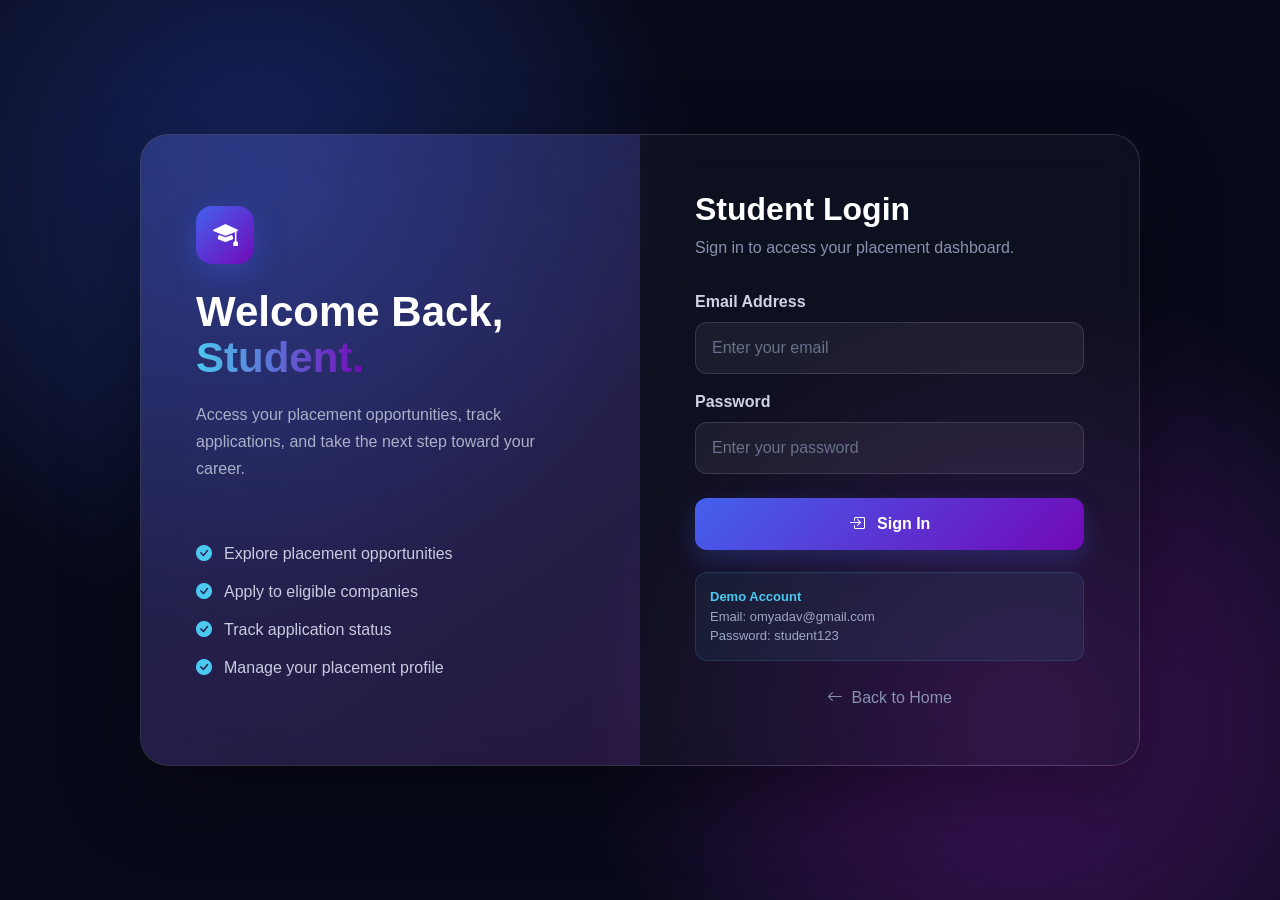
<file: smart-placement-portal-full-stack/smart-placement-portal/src/main/resources/static/student-login.html>
<!DOCTYPE html>
<html lang="en">
<head>
    <meta charset="UTF-8">
    <meta name="viewport" content="width=device-width, initial-scale=1.0">

    <title>Student Login | Smart Placement Portal</title>

    <link
        href="https://cdn.jsdelivr.net/npm/bootstrap@5.3.0/dist/css/bootstrap.min.css"
        rel="stylesheet">

    <link
        href="https://cdn.jsdelivr.net/npm/bootstrap-icons@1.11.0/font/bootstrap-icons.css"
        rel="stylesheet">

    <style>
        * {
            box-sizing: border-box;
        }

        body {
            margin: 0;
            min-height: 100vh;
            font-family: "Segoe UI", sans-serif;
            background:
                radial-gradient(circle at 20% 20%, #17245f 0%, transparent 35%),
                radial-gradient(circle at 80% 80%, #42135f 0%, transparent 35%),
                #080a1a;
            color: #fff;
            display: flex;
            align-items: center;
            justify-content: center;
            overflow: hidden;
        }

        .login-wrapper {
            width: 100%;
            max-width: 1050px;
            padding: 25px;
        }

        .login-card {
            display: grid;
            grid-template-columns: 1fr 1fr;
            min-height: 600px;
            border: 1px solid rgba(255,255,255,.12);
            border-radius: 28px;
            overflow: hidden;
            background: rgba(255,255,255,.05);
            backdrop-filter: blur(20px);
            box-shadow: 0 30px 80px rgba(0,0,0,.45);
            animation: slideUp .7s ease;
        }

        .brand-side {
            padding: 55px;
            display: flex;
            flex-direction: column;
            justify-content: center;
            background: linear-gradient(
                145deg,
                rgba(67,97,238,.25),
                rgba(114,32,183,.18)
            );
        }

        .logo {
            width: 58px;
            height: 58px;
            border-radius: 16px;
            display: flex;
            align-items: center;
            justify-content: center;
            background: linear-gradient(135deg,#4361ee,#7209b7);
            font-size: 25px;
            margin-bottom: 25px;
            box-shadow: 0 10px 30px rgba(67,97,238,.35);
        }

        .brand-side h1 {
            font-size: 42px;
            font-weight: 800;
            line-height: 1.1;
            margin-bottom: 20px;
        }

        .gradient-text {
            background: linear-gradient(90deg,#4cc9f0,#7209b7);
            -webkit-background-clip: text;
            -webkit-text-fill-color: transparent;
        }

        .brand-side p {
            color: #aab0c8;
            font-size: 16px;
            line-height: 1.7;
            max-width: 430px;
        }

        .feature {
            margin-top: 30px;
        }

        .feature-item {
            display: flex;
            gap: 12px;
            align-items: center;
            margin: 14px 0;
            color: #c9cce0;
        }

        .feature-item i {
            color: #4cc9f0;
        }

        .form-side {
            padding: 55px;
            display: flex;
            flex-direction: column;
            justify-content: center;
            background: rgba(5,7,20,.35);
        }

        .form-side h2 {
            font-size: 32px;
            font-weight: 750;
            margin-bottom: 8px;
        }

        .subtitle {
            color: #8992b0;
            margin-bottom: 30px;
        }

        .form-label {
            color: #cfd3e6;
            font-weight: 600;
            margin-bottom: 8px;
        }

        .form-control {
            height: 52px;
            border-radius: 12px;
            border: 1px solid rgba(255,255,255,.12);
            background: rgba(255,255,255,.06);
            color: white;
            padding: 0 16px;
        }

        .form-control:focus {
            background: rgba(255,255,255,.08);
            color: white;
            border-color: #4361ee;
            box-shadow: 0 0 0 4px rgba(67,97,238,.15);
        }

        .form-control::placeholder {
            color: #69718d;
        }

        .login-btn {
            width: 100%;
            height: 52px;
            border: 0;
            border-radius: 12px;
            color: white;
            font-size: 16px;
            font-weight: 700;
            background: linear-gradient(135deg,#4361ee,#7209b7);
            box-shadow: 0 10px 25px rgba(67,97,238,.25);
            transition: .25s ease;
        }

        .login-btn:hover {
            transform: translateY(-2px);
            box-shadow: 0 15px 35px rgba(67,97,238,.4);
        }

        .demo-box {
            margin-top: 22px;
            padding: 14px;
            border-radius: 12px;
            background: rgba(76,201,240,.07);
            border: 1px solid rgba(76,201,240,.15);
            color: #9ea7c4;
            font-size: 13px;
        }

        .demo-box strong {
            color: #4cc9f0;
        }

        .back-link {
            display: inline-block;
            margin-top: 25px;
            color: #8992b0;
            text-decoration: none;
            text-align: center;
        }

        .back-link:hover {
            color: #4cc9f0;
        }

        .error-message {
            display: none;
            color: #ff6b81;
            margin-top: 12px;
            font-size: 14px;
        }

        @keyframes slideUp {
            from {
                opacity: 0;
                transform: translateY(30px);
            }
            to {
                opacity: 1;
                transform: translateY(0);
            }
        }

        @media(max-width: 800px) {
            .login-card {
                grid-template-columns: 1fr;
            }

            .brand-side {
                display: none;
            }

            .form-side {
                padding: 35px 25px;
            }
        }
    </style>
<script src="js/company-config.js"></script>
    <script src="js/api.js"></script>
</head>

<body>

<div class="login-wrapper">

    <div class="login-card">

        <!-- LEFT SIDE -->

        <div class="brand-side">

            <div class="logo">
                <i class="bi bi-mortarboard-fill"></i>
            </div>

            <h1>
                Welcome Back,<br>
                <span class="gradient-text">Student.</span>
            </h1>

            <p>
                Access your placement opportunities, track applications,
                and take the next step toward your career.
            </p>

            <div class="feature">

                <div class="feature-item">
                    <i class="bi bi-check-circle-fill"></i>
                    Explore placement opportunities
                </div>

                <div class="feature-item">
                    <i class="bi bi-check-circle-fill"></i>
                    Apply to eligible companies
                </div>

                <div class="feature-item">
                    <i class="bi bi-check-circle-fill"></i>
                    Track application status
                </div>

                <div class="feature-item">
                    <i class="bi bi-check-circle-fill"></i>
                    Manage your placement profile
                </div>

            </div>

        </div>


        <!-- RIGHT SIDE -->

        <div class="form-side">

            <h2>Student Login</h2>

            <p class="subtitle">
                Sign in to access your placement dashboard.
            </p>

            <form id="loginForm">

                <div class="mb-3">

                    <label class="form-label">
                        Email Address
                    </label>

                    <input
                        type="email"
                        id="email"
                        class="form-control"
                        placeholder="Enter your email"
                        required>

                </div>


                <div class="mb-4">

                    <label class="form-label">
                        Password
                    </label>

                    <input
                        type="password"
                        id="password"
                        class="form-control"
                        placeholder="Enter your password"
                        required>

                </div>


                <button class="login-btn" type="submit">

                    <i class="bi bi-box-arrow-in-right me-2"></i>

                    Sign In

                </button>

                <div id="errorMessage" class="error-message">
                    Invalid email or password.
                </div>

            </form>


            <div class="demo-box">

                <strong>Demo Account</strong><br>

                Email: omyadav@gmail.com<br>

                Password: student123

            </div>


            <a href="index.html" class="back-link">

                <i class="bi bi-arrow-left me-1"></i>

                Back to Home

            </a>

        </div>

    </div>

</div>


<script>
document.getElementById("loginForm").addEventListener("submit", async function(e) {
    e.preventDefault();
    const email = document.getElementById("email").value.trim();
    const password = document.getElementById("password").value;
    const error = document.getElementById("errorMessage");
    error.style.display = "none";
    try {
        const user = await apiRequest("/auth/student/login", {method:"POST", body:JSON.stringify({email,password})});
        saveSession(user);
        window.location.href = "student/dashboard.html";
    } catch (err) { error.textContent = err.message; error.style.display = "block"; }
});
</script>

</body>
</html>
</file>
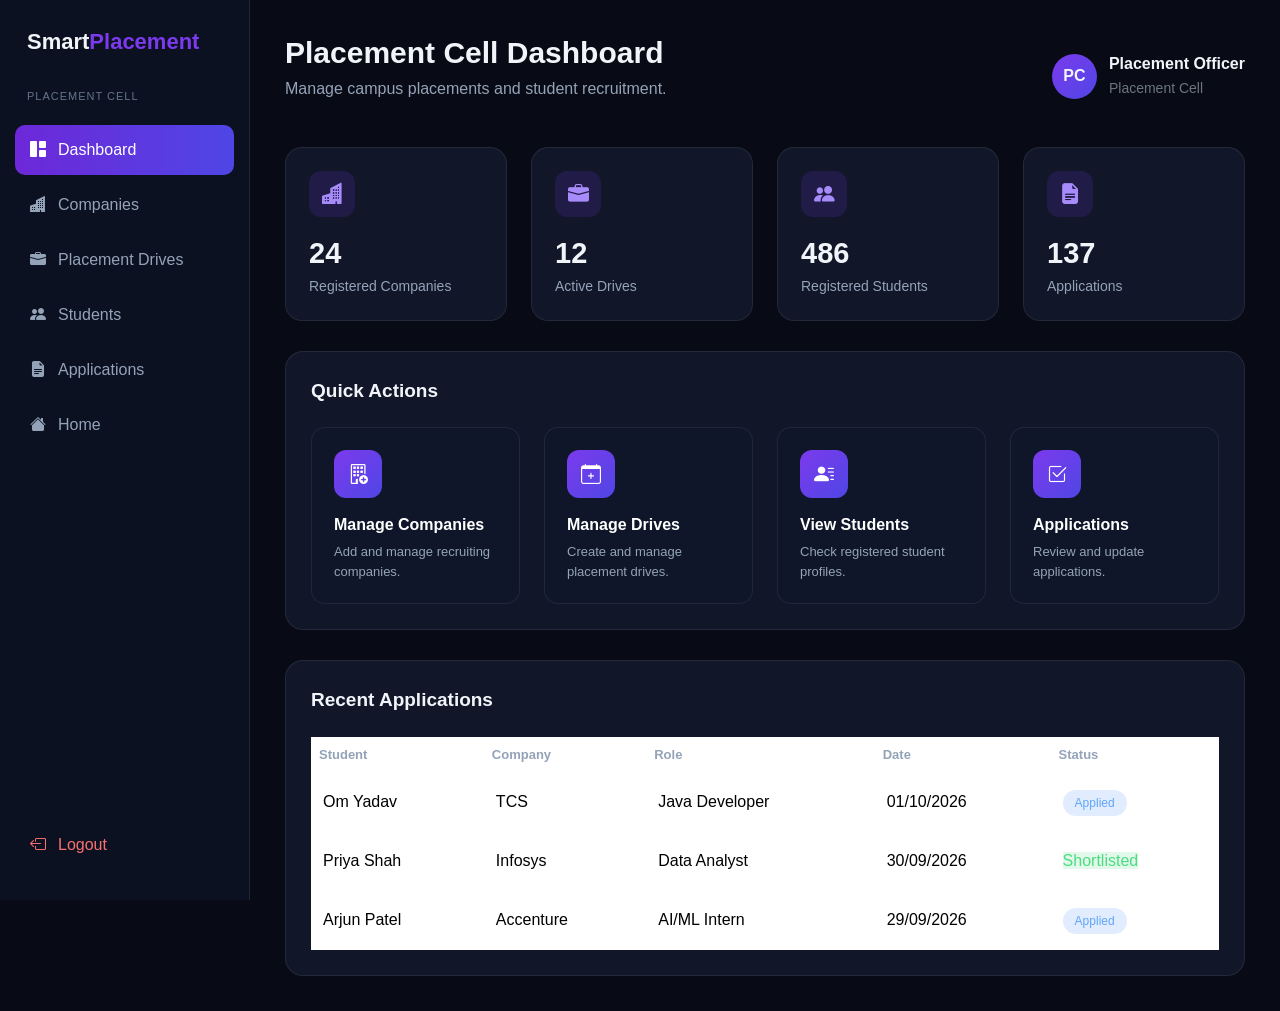
<file: smart-placement-portal-full-stack/smart-placement-portal/src/main/resources/static/placement-cell/dashboard.html>
<!DOCTYPE html>
<html lang="en">
<head>

<meta charset="UTF-8">
<meta name="viewport" content="width=device-width, initial-scale=1.0">

<title>Placement Cell Dashboard</title>

<link
href="https://cdn.jsdelivr.net/npm/bootstrap@5.3.3/dist/css/bootstrap.min.css"
rel="stylesheet">

<link
href="https://cdn.jsdelivr.net/npm/bootstrap-icons@1.11.3/font/bootstrap-icons.css"
rel="stylesheet">

<style>

* {
    box-sizing: border-box;
}

body {

    margin: 0;

    font-family: "Segoe UI", sans-serif;

    background: #080b16;

    color: #f1f5f9;

}


/* SIDEBAR */

.sidebar {

    position: fixed;

    left: 0;
    top: 0;

    width: 250px;
    height: 100vh;

    padding: 25px 15px;

    background:
        rgba(13,18,35,0.96);

    border-right:
        1px solid rgba(255,255,255,0.08);

    z-index: 1000;
}

.logo {

    font-size: 22px;

    font-weight: 700;

    padding:
        0 12px 30px;
}

.logo span {

    color: #7c3aed;
}

.portal-label {

    padding:
        0 12px 15px;

    color: #64748b;

    font-size: 11px;

    text-transform: uppercase;

    letter-spacing: 1px;
}

.nav-link {

    color: #94a3b8;

    padding: 13px 15px;

    margin: 5px 0;

    border-radius: 10px;

    display: flex;

    align-items: center;

    gap: 12px;

    text-decoration: none;

    transition: 0.3s;
}

.nav-link:hover,
.nav-link.active {

    background:
        linear-gradient(
            90deg,
            #6d28d9,
            #4f46e5
        );

    color: white;
}

.logout {

    position: absolute;

    bottom: 25px;

    left: 15px;
    right: 15px;

    color: #f87171;
}


/* MAIN */

.main {

    margin-left: 250px;

    padding: 35px;
}


/* HEADER */

.top-header {

    display: flex;

    justify-content: space-between;

    align-items: center;

    margin-bottom: 30px;
}

.page-title {

    font-size: 30px;

    font-weight: 700;

    margin: 0;
}

.subtitle {

    color: #94a3b8;

    margin-top: 6px;
}

.admin-profile {

    display: flex;

    align-items: center;

    gap: 12px;
}

.admin-avatar {

    width: 45px;
    height: 45px;

    border-radius: 50%;

    background:
        linear-gradient(
            135deg,
            #7c3aed,
            #4f46e5
        );

    display: flex;

    align-items: center;
    justify-content: center;

    font-weight: 700;
}


/* STAT CARDS */

.stat-card {

    background:
        rgba(20,27,49,0.75);

    border:
        1px solid rgba(255,255,255,0.08);

    border-radius: 17px;

    padding: 23px;

    transition: 0.3s;
}

.stat-card:hover {

    transform: translateY(-4px);

    border-color:
        rgba(124,58,237,0.45);
}

.stat-icon {

    width: 46px;
    height: 46px;

    border-radius: 12px;

    display: flex;

    align-items: center;
    justify-content: center;

    background:
        rgba(124,58,237,0.15);

    color: #a78bfa;

    font-size: 21px;

    margin-bottom: 15px;
}

.stat-number {

    font-size: 29px;

    font-weight: 700;
}

.stat-label {

    color: #94a3b8;

    font-size: 14px;
}


/* SECTION */

.section {

    margin-top: 30px;

    padding: 25px;

    background:
        rgba(20,27,49,0.75);

    border:
        1px solid rgba(255,255,255,0.08);

    border-radius: 18px;
}

.section-title {

    font-size: 19px;

    font-weight: 600;

    margin-bottom: 22px;
}


/* QUICK ACTION */

.action-card {

    padding: 22px;

    background:
        rgba(15,23,42,0.7);

    border:
        1px solid rgba(255,255,255,0.07);

    border-radius: 14px;

    text-decoration: none;

    color: white;

    display: block;

    transition: 0.3s;
}

.action-card:hover {

    transform: translateY(-4px);

    border-color:
        rgba(124,58,237,0.5);

    color: white;
}

.action-icon {

    width: 48px;
    height: 48px;

    border-radius: 12px;

    background:
        linear-gradient(
            135deg,
            #7c3aed,
            #4f46e5
        );

    display: flex;

    align-items: center;
    justify-content: center;

    font-size: 20px;

    margin-bottom: 15px;
}

.action-card p {

    color: #94a3b8;

    font-size: 13px;

    margin: 5px 0 0;
}


/* TABLE */

.table {

    color: #e2e8f0;

    margin: 0;
}

.table th {

    color: #94a3b8;

    font-size: 13px;

    border-color:
        rgba(255,255,255,0.08);
}

.table td {

    padding: 17px 12px;

    border-color:
        rgba(255,255,255,0.06);

    vertical-align: middle;
}

.status {

    padding: 6px 12px;

    border-radius: 20px;

    font-size: 12px;

    background:
        rgba(59,130,246,0.15);

    color: #60a5fa;
}

.status-success {

    background:
        rgba(34,197,94,0.13);

    color: #4ade80;
}


/* MOBILE */

@media(max-width:700px) {

    .sidebar {

        position: relative;

        width: 100%;

        height: auto;
    }

    .logout {

        position: static;

        margin-top: 10px;
    }

    .main {

        margin-left: 0;

        padding: 20px;
    }

    .top-header {

        display: block;
    }

    .admin-profile {

        margin-top: 15px;
    }

}

</style>

<script src="../js/company-config.js"></script>
</head>


<body>


<!-- SIDEBAR -->

<div class="sidebar">

    <div class="logo">

        Smart<span>Placement</span>

    </div>

    <div class="portal-label">
        Placement Cell
    </div>


    <a
        href="dashboard.html"
        class="nav-link active">

        <i class="bi bi-grid-1x2-fill"></i>

        Dashboard

    </a>


    <a
        href="companies.html"
        class="nav-link">

        <i class="bi bi-buildings-fill"></i>

        Companies

    </a>


    <a
        href="drives.html"
        class="nav-link">

        <i class="bi bi-briefcase-fill"></i>

        Placement Drives

    </a>


    <a
        href="students.html"
        class="nav-link">

        <i class="bi bi-people-fill"></i>

        Students

    </a>


    <a
        href="applications.html"
        class="nav-link">

        <i class="bi bi-file-earmark-text-fill"></i>

        Applications

    </a>


    <a
        href="../index.html"
        class="nav-link">

        <i class="bi bi-house-fill"></i>

        Home

    </a>


    <a
        href="#"
        class="nav-link logout"
        onclick="logout()">

        <i class="bi bi-box-arrow-left"></i>

        Logout

    </a>

</div>


<!-- MAIN -->

<div class="main">


    <div class="top-header">

        <div>

            <h1 class="page-title">
                Placement Cell Dashboard
            </h1>

            <p class="subtitle">
                Manage campus placements and student recruitment.
            </p>

        </div>


        <div class="admin-profile">

            <div class="admin-avatar">
                PC
            </div>

            <div>

                <strong>
                    Placement Officer
                </strong>

                <br>

                <small class="text-secondary">
                    Placement Cell
                </small>

            </div>

        </div>

    </div>


    <!-- STATISTICS -->

    <div class="row g-4">


        <div class="col-md-3">

            <div class="stat-card">

                <div class="stat-icon">

                    <i class="bi bi-buildings-fill"></i>

                </div>

                <div class="stat-number">
                    24
                </div>

                <div class="stat-label">
                    Registered Companies
                </div>

            </div>

        </div>


        <div class="col-md-3">

            <div class="stat-card">

                <div class="stat-icon">

                    <i class="bi bi-briefcase-fill"></i>

                </div>

                <div class="stat-number">
                    12
                </div>

                <div class="stat-label">
                    Active Drives
                </div>

            </div>

        </div>


        <div class="col-md-3">

            <div class="stat-card">

                <div class="stat-icon">

                    <i class="bi bi-people-fill"></i>

                </div>

                <div class="stat-number">
                    486
                </div>

                <div class="stat-label">
                    Registered Students
                </div>

            </div>

        </div>


        <div class="col-md-3">

            <div class="stat-card">

                <div class="stat-icon">

                    <i class="bi bi-file-earmark-text-fill"></i>

                </div>

                <div class="stat-number">
                    137
                </div>

                <div class="stat-label">
                    Applications
                </div>

            </div>

        </div>

    </div>


    <!-- QUICK ACTIONS -->

    <div class="section">

        <div class="section-title">

            Quick Actions

        </div>


        <div class="row g-4">


            <div class="col-md-3">

                <a
                    href="companies.html"
                    class="action-card">

                    <div class="action-icon">

                        <i class="bi bi-building-add"></i>

                    </div>

                    <strong>
                        Manage Companies
                    </strong>

                    <p>
                        Add and manage recruiting companies.
                    </p>

                </a>

            </div>


            <div class="col-md-3">

                <a
                    href="drives.html"
                    class="action-card">

                    <div class="action-icon">

                        <i class="bi bi-calendar-plus"></i>

                    </div>

                    <strong>
                        Manage Drives
                    </strong>

                    <p>
                        Create and manage placement drives.
                    </p>

                </a>

            </div>


            <div class="col-md-3">

                <a
                    href="students.html"
                    class="action-card">

                    <div class="action-icon">

                        <i class="bi bi-person-lines-fill"></i>

                    </div>

                    <strong>
                        View Students
                    </strong>

                    <p>
                        Check registered student profiles.
                    </p>

                </a>

            </div>


            <div class="col-md-3">

                <a
                    href="applications.html"
                    class="action-card">

                    <div class="action-icon">

                        <i class="bi bi-check2-square"></i>

                    </div>

                    <strong>
                        Applications
                    </strong>

                    <p>
                        Review and update applications.
                    </p>

                </a>

            </div>

        </div>

    </div>


    <!-- RECENT APPLICATIONS -->

    <div class="section">

        <div class="section-title">

            Recent Applications

        </div>


        <div class="table-responsive">

            <table class="table">

                <thead>

                    <tr>

                        <th>
                            Student
                        </th>

                        <th>
                            Company
                        </th>

                        <th>
                            Role
                        </th>

                        <th>
                            Date
                        </th>

                        <th>
                            Status
                        </th>

                    </tr>

                </thead>


                <tbody>

                    <tr>

                        <td>
                            Om Yadav
                        </td>

                        <td>
                            TCS
                        </td>

                        <td>
                            Java Developer
                        </td>

                        <td>
                            01/10/2026
                        </td>

                        <td>

                            <span class="status">
                                Applied
                            </span>

                        </td>

                    </tr>


                    <tr>

                        <td>
                            Priya Shah
                        </td>

                        <td>
                            Infosys
                        </td>

                        <td>
                            Data Analyst
                        </td>

                        <td>
                            30/09/2026
                        </td>

                        <td>

                            <span class="status-success">
                                Shortlisted
                            </span>

                        </td>

                    </tr>


                    <tr>

                        <td>
                            Arjun Patel
                        </td>

                        <td>
                            Accenture
                        </td>

                        <td>
                            AI/ML Intern
                        </td>

                        <td>
                            29/09/2026
                        </td>

                        <td>

                            <span class="status">
                                Applied
                            </span>

                        </td>

                    </tr>

                </tbody>

            </table>

        </div>

    </div>


</div>


<script>

function logout() {

    localStorage.removeItem(
        "placementCellLoggedIn"
    );

    window.location.href =
        "login.html";

}

</script>


</body>
</html>
</file>
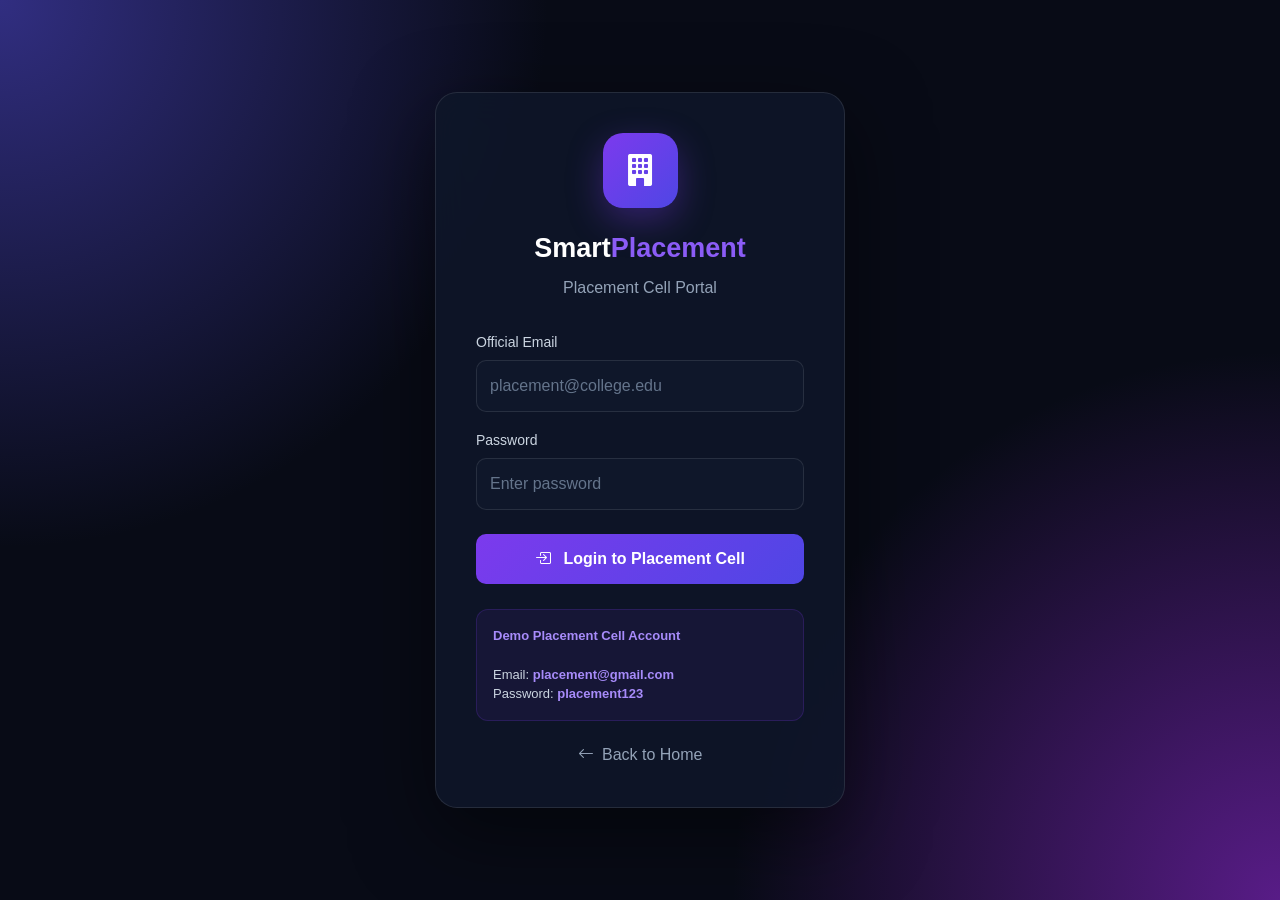
<file: smart-placement-portal-full-stack/smart-placement-portal/src/main/resources/static/placement-cell/login.html>
<!DOCTYPE html>
<html lang="en">
<head>

    <meta charset="UTF-8">
    <meta name="viewport" content="width=device-width, initial-scale=1.0">

    <title>Placement Cell Login | Smart Placement Portal</title>

    <link
        href="https://cdn.jsdelivr.net/npm/bootstrap@5.3.3/dist/css/bootstrap.min.css"
        rel="stylesheet">

    <link
        href="https://cdn.jsdelivr.net/npm/bootstrap-icons@1.11.3/font/bootstrap-icons.css"
        rel="stylesheet">

    <style>

        * {
            box-sizing: border-box;
        }

        body {
            margin: 0;
            min-height: 100vh;

            font-family: "Segoe UI", sans-serif;

            background:
                radial-gradient(
                    circle at top left,
                    #312e81,
                    transparent 35%
                ),
                radial-gradient(
                    circle at bottom right,
                    #581c87,
                    transparent 35%
                ),
                #080b16;

            color: white;

            display: flex;
            align-items: center;
            justify-content: center;
        }

        .login-wrapper {
            width: 100%;
            max-width: 450px;
            padding: 20px;
        }

        .login-card {

            padding: 40px;

            border-radius: 22px;

            background:
                rgba(15,23,42,0.85);

            border:
                1px solid rgba(255,255,255,0.1);

            backdrop-filter: blur(18px);

            box-shadow:
                0 25px 80px rgba(0,0,0,0.5);
        }

        .icon-box {

            width: 75px;
            height: 75px;

            margin: 0 auto 20px;

            border-radius: 20px;

            display: flex;
            align-items: center;
            justify-content: center;

            font-size: 32px;

            background:
                linear-gradient(
                    135deg,
                    #7c3aed,
                    #4f46e5
                );

            box-shadow:
                0 12px 35px rgba(124,58,237,0.35);
        }

        .logo {

            text-align: center;

            font-size: 27px;

            font-weight: 700;

            margin-bottom: 7px;
        }

        .logo span {
            color: #8b5cf6;
        }

        .subtitle {

            text-align: center;

            color: #94a3b8;

            margin-bottom: 30px;
        }

        label {

            color: #cbd5e1;

            font-size: 14px;

            margin-bottom: 7px;
        }

        .form-control {

            background: #0f172a;

            border:
                1px solid rgba(255,255,255,0.1);

            color: white;

            padding: 13px;

            border-radius: 10px;
        }

        .form-control:focus {

            background: #0f172a;

            color: white;

            border-color: #7c3aed;

            box-shadow:
                0 0 0 3px rgba(124,58,237,0.15);
        }

        .form-control::placeholder {
            color: #64748b;
        }

        .login-btn {

            width: 100%;

            border: none;

            padding: 13px;

            border-radius: 10px;

            color: white;

            font-weight: 600;

            background:
                linear-gradient(
                    135deg,
                    #7c3aed,
                    #4f46e5
                );

            transition: 0.3s;
        }

        .login-btn:hover {

            transform: translateY(-2px);

            box-shadow:
                0 10px 30px rgba(124,58,237,0.3);
        }

        .demo-box {

            margin-top: 25px;

            padding: 16px;

            border-radius: 12px;

            background:
                rgba(124,58,237,0.08);

            border:
                1px solid rgba(124,58,237,0.2);

            color: #cbd5e1;

            font-size: 13px;
        }

        .demo-box strong {
            color: #a78bfa;
        }

        .error {

            display: none;

            margin-bottom: 15px;

            padding: 10px;

            border-radius: 8px;

            color: #f87171;

            background:
                rgba(239,68,68,0.1);

            border:
                1px solid rgba(239,68,68,0.2);

            font-size: 13px;
        }

        .back-home {

            display: block;

            text-align: center;

            margin-top: 22px;

            color: #94a3b8;

            text-decoration: none;
        }

        .back-home:hover {
            color: white;
        }

    </style>

<script src="../js/company-config.js"></script>
    <script src="../js/api.js"></script>
</head>

<body>

<div class="login-wrapper">

    <div class="login-card">

        <div class="icon-box">

            <i class="bi bi-building-fill"></i>

        </div>

        <div class="logo">

            Smart<span>Placement</span>

        </div>

        <p class="subtitle">

            Placement Cell Portal

        </p>


        <div class="error" id="error">

            Invalid email or password.

        </div>


        <form onsubmit="login(event)">

            <div class="mb-3">

                <label>
                    Official Email
                </label>

                <input
                    type="email"
                    id="email"
                    class="form-control"
                    placeholder="placement@college.edu"
                    required>

            </div>


            <div class="mb-4">

                <label>
                    Password
                </label>

                <input
                    type="password"
                    id="password"
                    class="form-control"
                    placeholder="Enter password"
                    required>

            </div>


            <button
                type="submit"
                class="login-btn">

                <i class="bi bi-box-arrow-in-right me-2"></i>

                Login to Placement Cell

            </button>

        </form>


        <div class="demo-box">

            <strong>Demo Placement Cell Account</strong>

            <br><br>

            Email:
            <strong>placement@gmail.com</strong>

            <br>

            Password:
            <strong>placement123</strong>

        </div>


        <a
            href="../index.html"
            class="back-home">

            <i class="bi bi-arrow-left me-1"></i>

            Back to Home

        </a>

    </div>

</div>


<script>
async function login(event) {
    event.preventDefault();
    const email = document.getElementById("email").value.trim();
    const password = document.getElementById("password").value;
    const error = document.getElementById("error");
    error.style.display = "none";
    try {
        const user = await apiRequest("/auth/placement/login", {method:"POST", body:JSON.stringify({email,password})});
        saveSession(user);
        window.location.href = "dashboard.html";
    } catch (err) { error.textContent = err.message; error.style.display = "block"; }
}
</script>

</body>
</html>
</file>
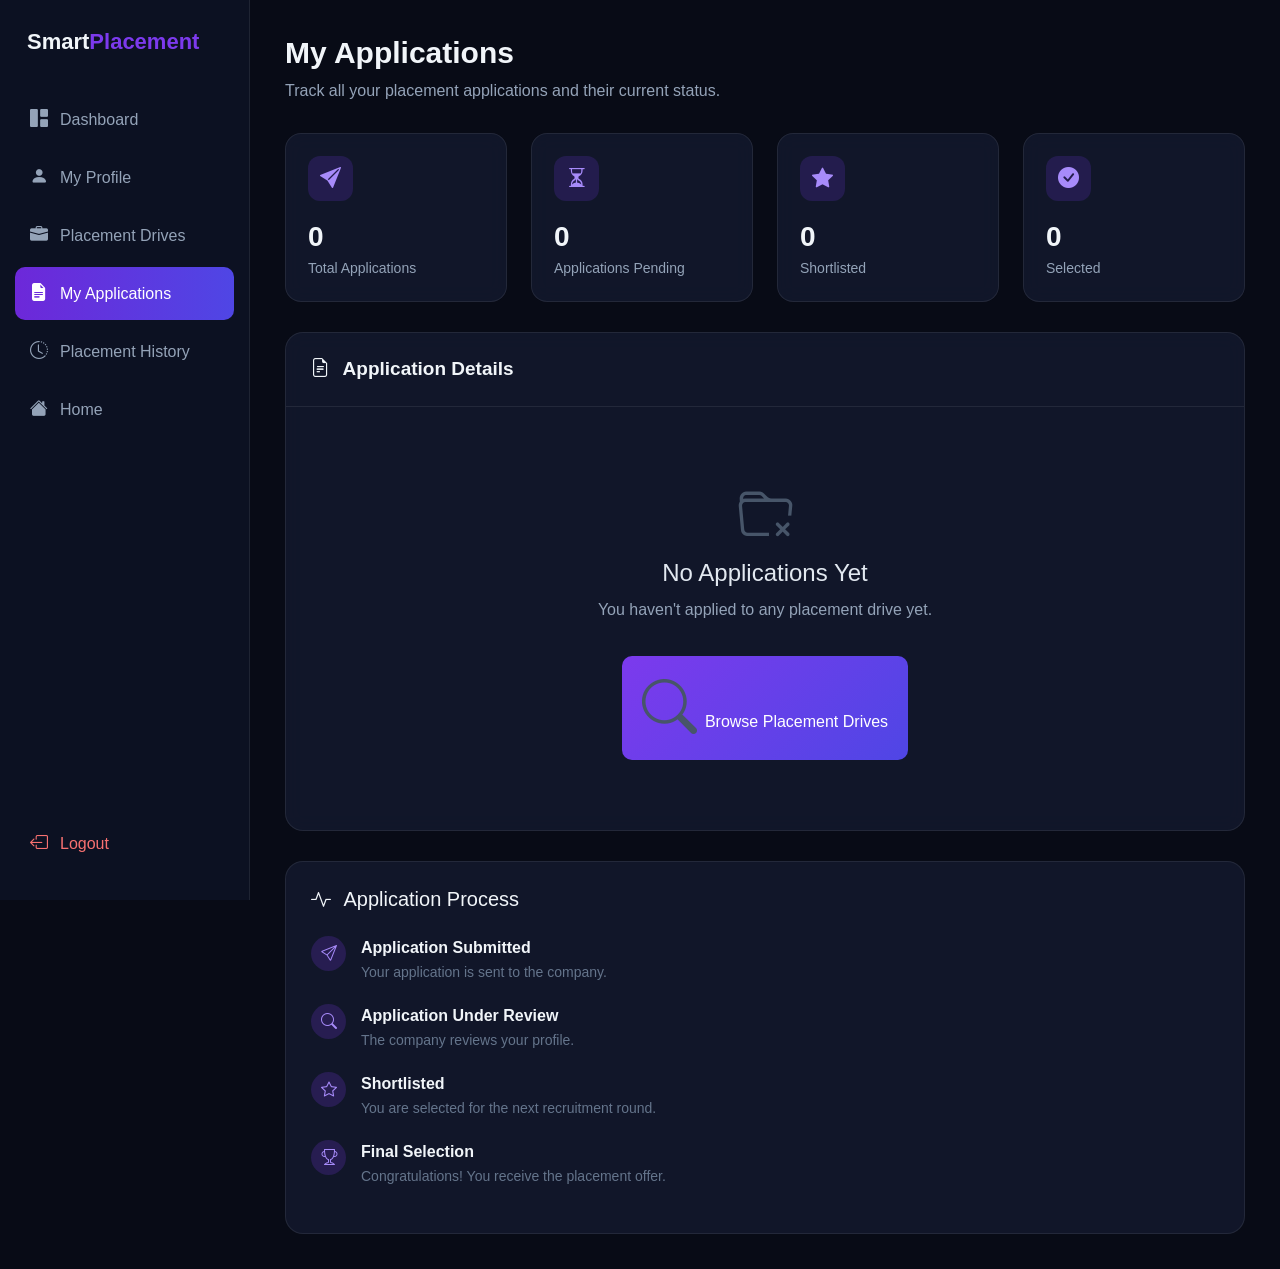
<file: smart-placement-portal-full-stack/smart-placement-portal/src/main/resources/static/student/applications.html>
<!DOCTYPE html>
<html lang="en">
<head>
    <meta charset="UTF-8">
    <meta name="viewport" content="width=device-width, initial-scale=1.0">

    <title>My Applications | Smart Placement Portal</title>

    <link href="https://cdn.jsdelivr.net/npm/bootstrap@5.3.3/dist/css/bootstrap.min.css" rel="stylesheet">
    <link href="https://cdn.jsdelivr.net/npm/bootstrap-icons@1.11.3/font/bootstrap-icons.css" rel="stylesheet">

    <style>
        * {
            margin: 0;
            padding: 0;
            box-sizing: border-box;
        }

        body {
            font-family: "Segoe UI", sans-serif;
            background: #080b16;
            color: #f1f5f9;
            min-height: 100vh;
        }

        /* SIDEBAR */
        .sidebar {
            position: fixed;
            left: 0;
            top: 0;
            width: 250px;
            height: 100vh;
            background: rgba(13, 18, 35, 0.95);
            border-right: 1px solid rgba(255,255,255,0.08);
            padding: 25px 15px;
            z-index: 1000;
        }

        .logo {
            font-size: 22px;
            font-weight: 700;
            padding: 0 12px 30px;
        }

        .logo span {
            color: #7c3aed;
        }

        .nav-link {
            color: #94a3b8;
            padding: 13px 15px;
            margin: 5px 0;
            border-radius: 10px;
            display: flex;
            align-items: center;
            gap: 12px;
            transition: 0.3s;
            text-decoration: none;
        }

        .nav-link:hover,
        .nav-link.active {
            background: linear-gradient(90deg, #6d28d9, #4f46e5);
            color: white;
        }

        .nav-link i {
            font-size: 18px;
        }

        .logout {
            position: absolute;
            bottom: 25px;
            left: 15px;
            right: 15px;
            color: #f87171;
        }

        .logout:hover {
            background: rgba(239,68,68,0.15);
            color: #f87171;
        }

        /* MAIN */
        .main {
            margin-left: 250px;
            padding: 35px;
        }

        .page-title {
            font-size: 30px;
            font-weight: 700;
            margin-bottom: 8px;
        }

        .subtitle {
            color: #94a3b8;
            margin-bottom: 30px;
        }

        /* STATS */
        .stat-card {
            background: rgba(20, 27, 49, 0.75);
            border: 1px solid rgba(255,255,255,0.08);
            border-radius: 16px;
            padding: 22px;
            backdrop-filter: blur(10px);
            transition: 0.3s;
        }

        .stat-card:hover {
            transform: translateY(-4px);
            border-color: rgba(124,58,237,0.5);
        }

        .stat-icon {
            width: 45px;
            height: 45px;
            border-radius: 12px;
            background: rgba(124,58,237,0.18);
            display: flex;
            align-items: center;
            justify-content: center;
            color: #a78bfa;
            font-size: 21px;
            margin-bottom: 15px;
        }

        .stat-number {
            font-size: 28px;
            font-weight: 700;
        }

        .stat-label {
            color: #94a3b8;
            font-size: 14px;
        }

        /* TABLE */
        .table-card {
            margin-top: 30px;
            background: rgba(20, 27, 49, 0.75);
            border: 1px solid rgba(255,255,255,0.08);
            border-radius: 18px;
            overflow: hidden;
            backdrop-filter: blur(10px);
        }

        .table-header {
            padding: 22px 25px;
            border-bottom: 1px solid rgba(255,255,255,0.08);
            font-size: 19px;
            font-weight: 600;
        }

        .table {
            margin: 0;
            color: #e2e8f0;
        }

        .table thead th {
            background: rgba(15, 23, 42, 0.8);
            color: #94a3b8;
            border: none;
            padding: 16px;
            font-size: 13px;
        }

        .table tbody td {
            border-color: rgba(255,255,255,0.06);
            padding: 18px 16px;
            vertical-align: middle;
        }

        .company {
            font-weight: 600;
        }

        .role {
            color: #cbd5e1;
        }

        .package {
            color: #a78bfa;
            font-weight: 600;
        }

        .status {
            padding: 6px 12px;
            border-radius: 20px;
            font-size: 12px;
            font-weight: 600;
            display: inline-block;
        }

        .status-applied {
            background: rgba(59,130,246,0.15);
            color: #60a5fa;
        }

        .status-shortlisted {
            background: rgba(234,179,8,0.15);
            color: #facc15;
        }

        .status-selected {
            background: rgba(34,197,94,0.15);
            color: #4ade80;
        }

        .status-rejected {
            background: rgba(239,68,68,0.15);
            color: #f87171;
        }

        /* EMPTY STATE */
        .empty {
            text-align: center;
            padding: 70px 20px;
            color: #94a3b8;
        }

        .empty i {
            font-size: 55px;
            color: #475569;
            margin-bottom: 20px;
        }

        .empty h4 {
            color: #e2e8f0;
            margin-bottom: 10px;
        }

        .browse-btn {
            display: inline-block;
            margin-top: 18px;
            padding: 11px 20px;
            background: linear-gradient(135deg, #7c3aed, #4f46e5);
            color: white;
            border-radius: 10px;
            text-decoration: none;
        }

        /* TIMELINE */
        .timeline {
            margin-top: 30px;
            padding: 25px;
            background: rgba(20, 27, 49, 0.75);
            border: 1px solid rgba(255,255,255,0.08);
            border-radius: 18px;
        }

        .timeline h5 {
            margin-bottom: 25px;
        }

        .timeline-item {
            display: flex;
            gap: 15px;
            margin-bottom: 20px;
        }

        .timeline-icon {
            width: 35px;
            height: 35px;
            min-width: 35px;
            border-radius: 50%;
            background: rgba(124,58,237,0.2);
            color: #a78bfa;
            display: flex;
            align-items: center;
            justify-content: center;
        }

        .timeline-text strong {
            display: block;
        }

        .timeline-text small {
            color: #64748b;
        }

        /* MOBILE */
        @media(max-width: 900px) {
            .sidebar {
                width: 210px;
            }

            .main {
                margin-left: 210px;
                padding: 25px;
            }
        }

        @media(max-width: 700px) {
            .sidebar {
                position: relative;
                width: 100%;
                height: auto;
            }

            .logout {
                position: static;
                margin-top: 10px;
            }

            .main {
                margin-left: 0;
                padding: 20px;
            }

            .table-card {
                overflow-x: auto;
            }

            .table {
                min-width: 750px;
            }
        }
    </style>
<script src="../js/company-config.js"></script>
    <script src="../js/api.js"></script>
</head>

<body>

<!-- SIDEBAR -->
<div class="sidebar">

    <div class="logo">
        Smart<span>Placement</span>
    </div>

    <a href="dashboard.html" class="nav-link">
        <i class="bi bi-grid-1x2-fill"></i>
        Dashboard
    </a>

    <a href="profile.html" class="nav-link">
        <i class="bi bi-person-fill"></i>
        My Profile
    </a>

    <a href="drives.html" class="nav-link">
        <i class="bi bi-briefcase-fill"></i>
        Placement Drives
    </a>

    <a href="applications.html" class="nav-link active">
        <i class="bi bi-file-earmark-text-fill"></i>
        My Applications
    </a>

    <a href="history.html" class="nav-link">
        <i class="bi bi-clock-history"></i>
        Placement History
    </a>

    <a href="../index.html" class="nav-link">
        <i class="bi bi-house-fill"></i>
        Home
    </a>

    <a href="#" class="nav-link logout" onclick="logout()">
        <i class="bi bi-box-arrow-left"></i>
        Logout
    </a>

</div>


<!-- MAIN CONTENT -->
<div class="main">

    <h1 class="page-title">My Applications</h1>
    <p class="subtitle">
        Track all your placement applications and their current status.
    </p>


    <!-- STATS -->
    <div class="row g-4">

        <div class="col-md-3">
            <div class="stat-card">
                <div class="stat-icon">
                    <i class="bi bi-send-fill"></i>
                </div>
                <div class="stat-number" id="totalApplications">0</div>
                <div class="stat-label">Total Applications</div>
            </div>
        </div>

        <div class="col-md-3">
            <div class="stat-card">
                <div class="stat-icon">
                    <i class="bi bi-hourglass-split"></i>
                </div>
                <div class="stat-number" id="appliedCount">0</div>
                <div class="stat-label">Applications Pending</div>
            </div>
        </div>

        <div class="col-md-3">
            <div class="stat-card">
                <div class="stat-icon">
                    <i class="bi bi-star-fill"></i>
                </div>
                <div class="stat-number" id="shortlistedCount">0</div>
                <div class="stat-label">Shortlisted</div>
            </div>
        </div>

        <div class="col-md-3">
            <div class="stat-card">
                <div class="stat-icon">
                    <i class="bi bi-check-circle-fill"></i>
                </div>
                <div class="stat-number" id="selectedCount">0</div>
                <div class="stat-label">Selected</div>
            </div>
        </div>

    </div>


    <!-- APPLICATION TABLE -->
    <div class="table-card">

        <div class="table-header">
            <i class="bi bi-file-earmark-text me-2"></i>
            Application Details
        </div>

        <div id="applicationContainer"></div>

    </div>


    <!-- TIMELINE -->
    <div class="timeline">

        <h5>
            <i class="bi bi-activity me-2"></i>
            Application Process
        </h5>

        <div class="timeline-item">
            <div class="timeline-icon">
                <i class="bi bi-send"></i>
            </div>

            <div class="timeline-text">
                <strong>Application Submitted</strong>
                <small>Your application is sent to the company.</small>
            </div>
        </div>

        <div class="timeline-item">
            <div class="timeline-icon">
                <i class="bi bi-search"></i>
            </div>

            <div class="timeline-text">
                <strong>Application Under Review</strong>
                <small>The company reviews your profile.</small>
            </div>
        </div>

        <div class="timeline-item">
            <div class="timeline-icon">
                <i class="bi bi-star"></i>
            </div>

            <div class="timeline-text">
                <strong>Shortlisted</strong>
                <small>You are selected for the next recruitment round.</small>
            </div>
        </div>

        <div class="timeline-item">
            <div class="timeline-icon">
                <i class="bi bi-trophy"></i>
            </div>

            <div class="timeline-text">
                <strong>Final Selection</strong>
                <small>Congratulations! You receive the placement offer.</small>
            </div>
        </div>

    </div>

</div>


<script>
async function loadApplications() {
    const session = getSession();
    let applications = [];
    try {
        if (session && session.userType === 'student') {
            applications = await apiRequest('/applications/student/' + session.id);
            localStorage.setItem('applications', JSON.stringify(applications));
        } else {
            applications = JSON.parse(localStorage.getItem('applications') || '[]');
        }
    } catch (e) { applications = JSON.parse(localStorage.getItem('applications') || '[]'); }

    const container = document.getElementById('applicationContainer');
    document.getElementById('totalApplications').textContent = applications.length;
    document.getElementById('appliedCount').textContent = applications.filter(a => a.status === 'Applied').length;
    document.getElementById('shortlistedCount').textContent = applications.filter(a => a.status === 'Shortlisted' || a.status === 'Interview').length;
    document.getElementById('selectedCount').textContent = applications.filter(a => a.status === 'Selected').length;

    if (!applications.length) {
        container.innerHTML = `<div class="empty"><i class="bi bi-folder-x"></i><h4>No Applications Yet</h4><p>You haven't applied to any placement drive yet.</p><a href="drives.html" class="browse-btn"><i class="bi bi-search me-2"></i>Browse Placement Drives</a></div>`;
        return;
    }
    let html = `<div class="table-responsive"><table class="table"><thead><tr><th>Company</th><th>Job Role</th><th>Package</th><th>Applied Date</th><th>Status</th></tr></thead><tbody>`;
    applications.forEach(app => {
        let statusClass = 'status-applied';
        if (app.status === 'Shortlisted' || app.status === 'Interview') statusClass = 'status-shortlisted';
        if (app.status === 'Selected') statusClass = 'status-selected';
        if (app.status === 'Rejected') statusClass = 'status-rejected';
        html += `<tr><td class="company"><i class="bi bi-building me-2"></i>${app.company}</td><td class="role">${app.role}</td><td class="package">${app.package}</td><td>${app.date}</td><td><span class="status ${statusClass}">${app.status}</span></td></tr>`;
    });
    html += '</tbody></table></div>';
    container.innerHTML = html;
}
function logout() { clearSession(); window.location.href = '../student-login.html'; }
loadApplications();
</script>

</body>
</html>
</file>
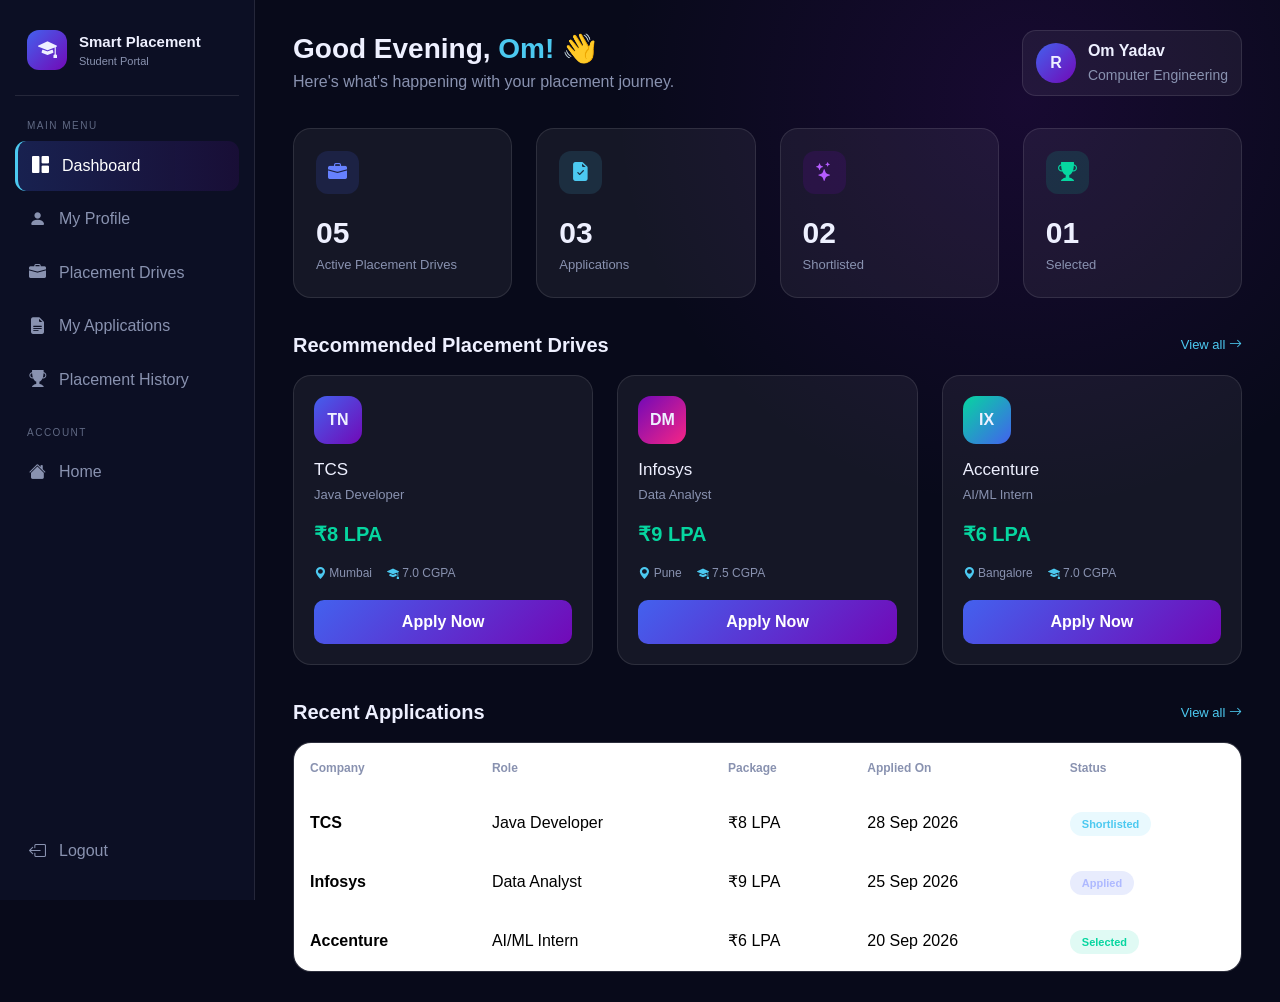
<file: smart-placement-portal-full-stack/smart-placement-portal/src/main/resources/static/student/dashboard.html>
<!DOCTYPE html>
<html lang="en">
<head>
    <meta charset="UTF-8">
    <meta name="viewport" content="width=device-width, initial-scale=1.0">

    <title>Student Dashboard | Smart Placement Portal</title>

    <link
        href="https://cdn.jsdelivr.net/npm/bootstrap@5.3.0/dist/css/bootstrap.min.css"
        rel="stylesheet">

    <link
        href="https://cdn.jsdelivr.net/npm/bootstrap-icons@1.11.0/font/bootstrap-icons.css"
        rel="stylesheet">

    <style>
        * {
            box-sizing: border-box;
        }

        :root {
            --dark: #080a1a;
            --sidebar: #0d1025;
            --card: rgba(255,255,255,0.055);
            --border: rgba(255,255,255,0.10);
            --blue: #4361ee;
            --purple: #7209b7;
            --cyan: #4cc9f0;
            --text: #eef0ff;
            --muted: #8992b0;
        }

        body {
            margin: 0;
            background:
                radial-gradient(circle at 80% 10%, rgba(114,9,183,.15), transparent 30%),
                var(--dark);
            color: var(--text);
            font-family: "Segoe UI", sans-serif;
            min-height: 100vh;
        }

        /* SIDEBAR */

        .sidebar {
            position: fixed;
            left: 0;
            top: 0;
            bottom: 0;
            width: 255px;
            background: rgba(13,16,37,.96);
            border-right: 1px solid var(--border);
            padding: 22px 15px;
            z-index: 1000;
        }

        .brand {
            display: flex;
            align-items: center;
            gap: 12px;
            padding: 8px 12px 25px;
            border-bottom: 1px solid var(--border);
            margin-bottom: 22px;
        }

        .brand-icon {
            width: 40px;
            height: 40px;
            border-radius: 12px;
            background: linear-gradient(135deg,var(--blue),var(--purple));
            display: flex;
            align-items: center;
            justify-content: center;
            font-size: 19px;
        }

        .brand-name {
            font-weight: 800;
            font-size: 15px;
        }

        .brand-sub {
            color: var(--muted);
            font-size: 11px;
        }

        .nav-title {
            color: #606984;
            font-size: 10px;
            text-transform: uppercase;
            letter-spacing: 1.5px;
            padding: 0 12px;
            margin: 20px 0 8px;
        }

        .nav-link {
            display: flex;
            align-items: center;
            gap: 13px;
            color: var(--muted);
            text-decoration: none;
            padding: 12px 14px;
            border-radius: 11px;
            margin-bottom: 4px;
            transition: .25s;
        }

        .nav-link i {
            font-size: 17px;
        }

        .nav-link:hover,
        .nav-link.active {
            color: white;
            background: linear-gradient(
                90deg,
                rgba(67,97,238,.22),
                rgba(114,9,183,.12)
            );
        }

        .nav-link.active {
            border-left: 3px solid var(--cyan);
        }

        .logout {
            position: absolute;
            bottom: 20px;
            left: 15px;
            right: 15px;
        }

        /* MAIN */

        .main {
            margin-left: 255px;
            padding: 30px 38px;
        }

        .topbar {
            display: flex;
            justify-content: space-between;
            align-items: center;
            margin-bottom: 32px;
        }

        .welcome h1 {
            font-size: 28px;
            font-weight: 800;
            margin-bottom: 5px;
        }

        .welcome p {
            color: var(--muted);
            margin: 0;
        }

        .profile {
            display: flex;
            align-items: center;
            gap: 12px;
            padding: 8px 13px;
            border: 1px solid var(--border);
            background: var(--card);
            border-radius: 14px;
        }

        .avatar {
            width: 40px;
            height: 40px;
            border-radius: 50%;
            display: flex;
            align-items: center;
            justify-content: center;
            background: linear-gradient(135deg,var(--blue),var(--purple));
            font-weight: 800;
        }

        .profile small {
            color: var(--muted);
        }

        /* STAT CARDS */

        .stat-card {
            background: var(--card);
            border: 1px solid var(--border);
            border-radius: 18px;
            padding: 22px;
            position: relative;
            overflow: hidden;
            transition: .3s;
        }

        .stat-card:hover {
            transform: translateY(-5px);
            border-color: rgba(76,201,240,.3);
            box-shadow: 0 15px 35px rgba(0,0,0,.2);
        }

        .stat-icon {
            width: 43px;
            height: 43px;
            border-radius: 12px;
            display: flex;
            align-items: center;
            justify-content: center;
            margin-bottom: 16px;
            font-size: 19px;
        }

        .blue {
            background: rgba(67,97,238,.15);
            color: #6681ff;
        }

        .cyan {
            background: rgba(76,201,240,.13);
            color: var(--cyan);
        }

        .purple {
            background: rgba(114,9,183,.16);
            color: #b55cff;
        }

        .green {
            background: rgba(6,214,160,.13);
            color: #06d6a0;
        }

        .stat-number {
            font-size: 30px;
            font-weight: 800;
        }

        .stat-label {
            color: var(--muted);
            font-size: 13px;
        }

        /* SECTIONS */

        .section-header {
            display: flex;
            justify-content: space-between;
            align-items: center;
            margin: 35px 0 18px;
        }

        .section-header h2 {
            font-size: 20px;
            font-weight: 750;
            margin: 0;
        }

        .view-all {
            color: var(--cyan);
            text-decoration: none;
            font-size: 13px;
        }

        /* DRIVE CARDS */

        .drive-card {
            background: var(--card);
            border: 1px solid var(--border);
            border-radius: 18px;
            padding: 20px;
            height: 100%;
            transition: .3s;
        }

        .drive-card:hover {
            transform: translateY(-5px);
            border-color: rgba(67,97,238,.45);
            box-shadow: 0 18px 40px rgba(0,0,0,.22);
        }

        .company-logo {
            width: 48px;
            height: 48px;
            border-radius: 13px;
            display: flex;
            align-items: center;
            justify-content: center;
            font-weight: 800;
            background: linear-gradient(135deg,#4361ee,#7209b7);
            margin-bottom: 16px;
        }

        .drive-card h3 {
            font-size: 17px;
            margin-bottom: 5px;
        }

        .role {
            color: var(--muted);
            font-size: 13px;
        }

        .package {
            color: #06d6a0;
            font-size: 20px;
            font-weight: 800;
            margin: 15px 0;
        }

        .details {
            display: flex;
            gap: 15px;
            flex-wrap: wrap;
            color: var(--muted);
            font-size: 12px;
        }

        .details i {
            color: var(--cyan);
        }

        .apply-btn {
            width: 100%;
            margin-top: 18px;
            border: 0;
            border-radius: 10px;
            padding: 10px;
            color: white;
            font-weight: 700;
            background: linear-gradient(135deg,var(--blue),var(--purple));
            transition: .25s;
        }

        .apply-btn:hover {
            transform: translateY(-2px);
            box-shadow: 0 8px 20px rgba(67,97,238,.3);
        }

        /* APPLICATION */

        .application-card {
            background: var(--card);
            border: 1px solid var(--border);
            border-radius: 18px;
            overflow: hidden;
        }

        .table {
            margin: 0;
            color: var(--text);
        }

        .table th {
            color: var(--muted);
            font-size: 12px;
            font-weight: 600;
            border-bottom-color: var(--border);
            padding: 16px;
        }

        .table td {
            border-bottom-color: var(--border);
            padding: 17px 16px;
            vertical-align: middle;
        }

        .status {
            padding: 6px 12px;
            border-radius: 20px;
            font-size: 11px;
            font-weight: 700;
        }

        .status-shortlisted {
            color: #4cc9f0;
            background: rgba(76,201,240,.12);
        }

        .status-applied {
            color: #aeb9ff;
            background: rgba(67,97,238,.12);
        }

        .status-selected {
            color: #06d6a0;
            background: rgba(6,214,160,.12);
        }

        /* RESPONSIVE */

        @media(max-width: 900px) {
            .sidebar {
                width: 75px;
            }

            .brand-name,
            .brand-sub,
            .nav-link span,
            .nav-title {
                display: none;
            }

            .brand {
                justify-content: center;
            }

            .nav-link {
                justify-content: center;
            }

            .logout {
                left: 10px;
                right: 10px;
            }

            .main {
                margin-left: 75px;
                padding: 25px;
            }
        }

        @media(max-width: 600px) {
            .main {
                margin-left: 0;
                padding: 18px;
            }

            .sidebar {
                display: none;
            }

            .topbar {
                align-items: flex-start;
                gap: 15px;
            }

            .welcome h1 {
                font-size: 22px;
            }
        }
    </style>
<script src="../js/company-config.js"></script>
</head>

<body>

<!-- SIDEBAR -->

<aside class="sidebar">

    <div class="brand">

        <div class="brand-icon">
            <i class="bi bi-mortarboard-fill"></i>
        </div>

        <div>
            <div class="brand-name">Smart Placement</div>
            <div class="brand-sub">Student Portal</div>
        </div>

    </div>


    <div class="nav-title">Main Menu</div>

    <a href="dashboard.html" class="nav-link active">
        <i class="bi bi-grid-1x2-fill"></i>
        <span>Dashboard</span>
    </a>

    <a href="profile.html" class="nav-link">
        <i class="bi bi-person-fill"></i>
        <span>My Profile</span>
    </a>

    <a href="drives.html" class="nav-link">
        <i class="bi bi-briefcase-fill"></i>
        <span>Placement Drives</span>
    </a>

    <a href="applications.html" class="nav-link">
        <i class="bi bi-file-earmark-text-fill"></i>
        <span>My Applications</span>
    </a>

    <a href="history.html" class="nav-link">
        <i class="bi bi-trophy-fill"></i>
        <span>Placement History</span>
    </a>


    <div class="nav-title">Account</div>

    <a href="../index.html" class="nav-link">
        <i class="bi bi-house-fill"></i>
        <span>Home</span>
    </a>

    <div class="logout">
        <a href="../student-login.html"
           onclick="logout()"
           class="nav-link">
            <i class="bi bi-box-arrow-left"></i>
            <span>Logout</span>
        </a>
    </div>

</aside>


<!-- MAIN -->

<main class="main">

    <div class="topbar">

        <div class="welcome">

            <h1>Good Evening, <span style="color:#4cc9f0;">Om!</span> 👋</h1>

            <p>
                Here's what's happening with your placement journey.
            </p>

        </div>

        <div class="profile">

            <div class="avatar">R</div>

            <div>
                <strong>Om Yadav</strong><br>
                <small>Computer Engineering</small>
            </div>

        </div>

    </div>


    <!-- STATISTICS -->

    <div class="row g-4">

        <div class="col-xl-3 col-md-6">

            <div class="stat-card">

                <div class="stat-icon blue">
                    <i class="bi bi-briefcase-fill"></i>
                </div>

                <div class="stat-number">05</div>

                <div class="stat-label">
                    Active Placement Drives
                </div>

            </div>

        </div>


        <div class="col-xl-3 col-md-6">

            <div class="stat-card">

                <div class="stat-icon cyan">
                    <i class="bi bi-file-earmark-check-fill"></i>
                </div>

                <div class="stat-number">03</div>

                <div class="stat-label">
                    Applications
                </div>

            </div>

        </div>


        <div class="col-xl-3 col-md-6">

            <div class="stat-card">

                <div class="stat-icon purple">
                    <i class="bi bi-stars"></i>
                </div>

                <div class="stat-number">02</div>

                <div class="stat-label">
                    Shortlisted
                </div>

            </div>

        </div>


        <div class="col-xl-3 col-md-6">

            <div class="stat-card">

                <div class="stat-icon green">
                    <i class="bi bi-trophy-fill"></i>
                </div>

                <div class="stat-number">01</div>

                <div class="stat-label">
                    Selected
                </div>

            </div>

        </div>

    </div>


    <!-- DRIVES -->

    <div class="section-header">

        <h2>Recommended Placement Drives</h2>

        <a href="drives.html" class="view-all">
            View all <i class="bi bi-arrow-right"></i>
        </a>

    </div>


    <div class="row g-4">

        <!-- TECHNOVA -->

        <div class="col-lg-4 col-md-6">

            <div class="drive-card">

                <div class="company-logo">TN</div>

                <h3>TCS</h3>

                <div class="role">
                    Java Developer
                </div>

                <div class="package">
                    ₹8 LPA
                </div>

                <div class="details">

                    <span>
                        <i class="bi bi-geo-alt-fill"></i>
                        Mumbai
                    </span>

                    <span>
                        <i class="bi bi-mortarboard-fill"></i>
                        7.0 CGPA
                    </span>

                </div>

                <button class="apply-btn"
                        onclick="apply('TCS')">
                    Apply Now
                </button>

            </div>

        </div>


        <!-- DATAMIND -->

        <div class="col-lg-4 col-md-6">

            <div class="drive-card">

                <div class="company-logo"
                     style="background:linear-gradient(135deg,#7209b7,#f72585)">
                    DM
                </div>

                <h3>Infosys</h3>

                <div class="role">
                    Data Analyst
                </div>

                <div class="package">
                    ₹9 LPA
                </div>

                <div class="details">

                    <span>
                        <i class="bi bi-geo-alt-fill"></i>
                        Pune
                    </span>

                    <span>
                        <i class="bi bi-mortarboard-fill"></i>
                        7.5 CGPA
                    </span>

                </div>

                <button class="apply-btn"
                        onclick="apply('Infosys')">
                    Apply Now
                </button>

            </div>

        </div>


        <!-- INNOVATEX -->

        <div class="col-lg-4 col-md-6">

            <div class="drive-card">

                <div class="company-logo"
                     style="background:linear-gradient(135deg,#06d6a0,#4361ee)">
                    IX
                </div>

                <h3>Accenture</h3>

                <div class="role">
                    AI/ML Intern
                </div>

                <div class="package">
                    ₹6 LPA
                </div>

                <div class="details">

                    <span>
                        <i class="bi bi-geo-alt-fill"></i>
                        Bangalore
                    </span>

                    <span>
                        <i class="bi bi-mortarboard-fill"></i>
                        7.0 CGPA
                    </span>

                </div>

                <button class="apply-btn"
                        onclick="apply('Accenture')">
                    Apply Now
                </button>

            </div>

        </div>

    </div>


    <!-- APPLICATIONS -->

    <div class="section-header">

        <h2>Recent Applications</h2>

        <a href="applications.html" class="view-all">
            View all <i class="bi bi-arrow-right"></i>
        </a>

    </div>


    <div class="application-card">

        <div class="table-responsive">

            <table class="table">

                <thead>

                <tr>
                    <th>Company</th>
                    <th>Role</th>
                    <th>Package</th>
                    <th>Applied On</th>
                    <th>Status</th>
                </tr>

                </thead>

                <tbody>

                <tr>

                    <td>
                        <strong>TCS</strong>
                    </td>

                    <td>Java Developer</td>

                    <td>₹8 LPA</td>

                    <td>28 Sep 2026</td>

                    <td>
                        <span class="status status-shortlisted">
                            Shortlisted
                        </span>
                    </td>

                </tr>


                <tr>

                    <td>
                        <strong>Infosys</strong>
                    </td>

                    <td>Data Analyst</td>

                    <td>₹9 LPA</td>

                    <td>25 Sep 2026</td>

                    <td>
                        <span class="status status-applied">
                            Applied
                        </span>
                    </td>

                </tr>


                <tr>

                    <td>
                        <strong>Accenture</strong>
                    </td>

                    <td>AI/ML Intern</td>

                    <td>₹6 LPA</td>

                    <td>20 Sep 2026</td>

                    <td>
                        <span class="status status-selected">
                            Selected
                        </span>
                    </td>

                </tr>

                </tbody>

            </table>

        </div>

    </div>

</main>


<script>

function apply(company) {

    alert(
        "Application submitted successfully for " +
        company + "!"
    );

}


function logout() {

    localStorage.removeItem("studentLoggedIn");

}

</script>

</body>
</html>
</file>
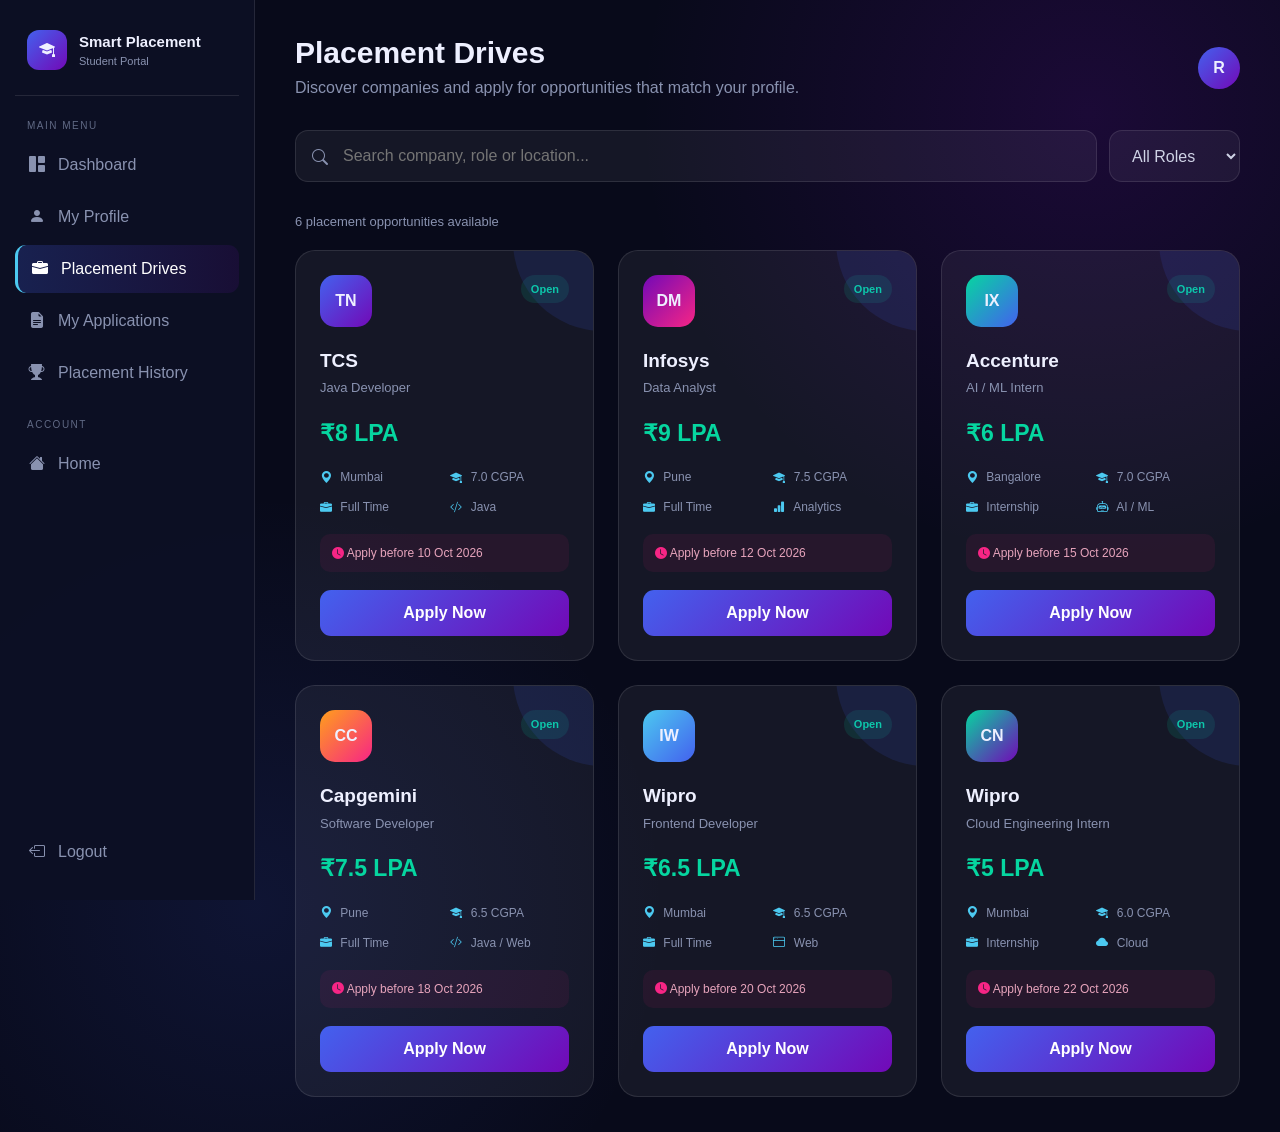
<file: smart-placement-portal-full-stack/smart-placement-portal/src/main/resources/static/student/drives.html>
<!DOCTYPE html>
<html lang="en">
<head>
    <meta charset="UTF-8">
    <meta name="viewport" content="width=device-width, initial-scale=1.0">

    <title>Placement Drives | Smart Placement Portal</title>

    <link
        href="https://cdn.jsdelivr.net/npm/bootstrap@5.3.0/dist/css/bootstrap.min.css"
        rel="stylesheet">

    <link
        href="https://cdn.jsdelivr.net/npm/bootstrap-icons@1.11.0/font/bootstrap-icons.css"
        rel="stylesheet">

    <style>
        * {
            box-sizing: border-box;
        }

        :root {
            --dark: #080a1a;
            --sidebar: #0d1025;
            --card: rgba(255,255,255,.055);
            --border: rgba(255,255,255,.10);
            --blue: #4361ee;
            --purple: #7209b7;
            --cyan: #4cc9f0;
            --green: #06d6a0;
            --text: #eef0ff;
            --muted: #8992b0;
        }

        body {
            margin: 0;
            min-height: 100vh;
            background:
                radial-gradient(
                    circle at 85% 10%,
                    rgba(114,9,183,.18),
                    transparent 30%
                ),
                radial-gradient(
                    circle at 20% 80%,
                    rgba(67,97,238,.12),
                    transparent 30%
                ),
                var(--dark);
            color: var(--text);
            font-family: "Segoe UI", sans-serif;
        }

        /* SIDEBAR */

        .sidebar {
            position: fixed;
            left: 0;
            top: 0;
            bottom: 0;
            width: 255px;
            background: rgba(13,16,37,.97);
            border-right: 1px solid var(--border);
            padding: 22px 15px;
            z-index: 1000;
        }

        .brand {
            display: flex;
            align-items: center;
            gap: 12px;
            padding: 8px 12px 25px;
            border-bottom: 1px solid var(--border);
            margin-bottom: 22px;
        }

        .brand-icon {
            width: 40px;
            height: 40px;
            border-radius: 12px;
            background: linear-gradient(135deg,var(--blue),var(--purple));
            display: flex;
            align-items: center;
            justify-content: center;
        }

        .brand-name {
            font-size: 15px;
            font-weight: 800;
        }

        .brand-sub {
            color: var(--muted);
            font-size: 11px;
        }

        .nav-title {
            color: #606984;
            font-size: 10px;
            text-transform: uppercase;
            letter-spacing: 1.5px;
            padding: 0 12px;
            margin: 20px 0 8px;
        }

        .nav-link {
            display: flex;
            align-items: center;
            gap: 13px;
            padding: 12px 14px;
            margin-bottom: 4px;
            border-radius: 11px;
            color: var(--muted);
            text-decoration: none;
            transition: .25s;
        }

        .nav-link:hover,
        .nav-link.active {
            color: white;
            background: linear-gradient(
                90deg,
                rgba(67,97,238,.22),
                rgba(114,9,183,.12)
            );
        }

        .nav-link.active {
            border-left: 3px solid var(--cyan);
        }

        .logout {
            position: absolute;
            bottom: 20px;
            left: 15px;
            right: 15px;
        }

        /* MAIN */

        .main {
            margin-left: 255px;
            padding: 35px 40px;
        }

        .topbar {
            display: flex;
            justify-content: space-between;
            align-items: center;
            margin-bottom: 30px;
        }

        .heading h1 {
            font-size: 30px;
            font-weight: 800;
            margin-bottom: 5px;
        }

        .heading p {
            color: var(--muted);
            margin: 0;
        }

        .avatar {
            width: 42px;
            height: 42px;
            border-radius: 50%;
            background: linear-gradient(135deg,var(--blue),var(--purple));
            display: flex;
            align-items: center;
            justify-content: center;
            font-weight: 800;
        }

        /* SEARCH */

        .search-area {
            display: flex;
            gap: 12px;
            margin-bottom: 30px;
            flex-wrap: wrap;
        }

        .search-box {
            flex: 1;
            min-width: 250px;
            position: relative;
        }

        .search-box i {
            position: absolute;
            left: 17px;
            top: 16px;
            color: var(--muted);
        }

        .search-box input {
            width: 100%;
            height: 52px;
            padding: 0 20px 0 47px;
            border-radius: 13px;
            border: 1px solid var(--border);
            outline: none;
            background: var(--card);
            color: white;
        }

        .search-box input:focus {
            border-color: var(--blue);
            box-shadow: 0 0 0 4px rgba(67,97,238,.12);
        }

        .filter {
            height: 52px;
            padding: 0 18px;
            border-radius: 13px;
            border: 1px solid var(--border);
            background: var(--card);
            color: #cfd3e6;
            outline: none;
        }

        .filter option {
            background: #11152c;
        }

        /* DRIVE CARDS */

        .drive-card {
            height: 100%;
            padding: 24px;
            border-radius: 20px;
            border: 1px solid var(--border);
            background: var(--card);
            transition: .3s;
            position: relative;
            overflow: hidden;
        }

        .drive-card::before {
            content: "";
            position: absolute;
            width: 180px;
            height: 180px;
            right: -100px;
            top: -100px;
            background: rgba(67,97,238,.13);
            border-radius: 50%;
        }

        .drive-card:hover {
            transform: translateY(-7px);
            border-color: rgba(76,201,240,.35);
            box-shadow: 0 20px 45px rgba(0,0,0,.28);
        }

        .company-row {
            display: flex;
            justify-content: space-between;
            align-items: flex-start;
            margin-bottom: 20px;
        }

        .company-logo {
            width: 52px;
            height: 52px;
            border-radius: 15px;
            display: flex;
            align-items: center;
            justify-content: center;
            font-weight: 800;
            font-size: 16px;
            background: linear-gradient(135deg,var(--blue),var(--purple));
        }

        .badge-open {
            padding: 6px 10px;
            border-radius: 20px;
            background: rgba(6,214,160,.12);
            color: var(--green);
            font-size: 11px;
            font-weight: 700;
        }

        .company-name {
            font-size: 19px;
            font-weight: 750;
            margin-bottom: 3px;
        }

        .role {
            color: var(--muted);
            font-size: 13px;
        }

        .package {
            font-size: 23px;
            font-weight: 800;
            color: var(--green);
            margin: 18px 0;
        }

        .details {
            display: grid;
            grid-template-columns: 1fr 1fr;
            gap: 12px;
            margin-bottom: 18px;
        }

        .detail {
            color: var(--muted);
            font-size: 12px;
        }

        .detail i {
            color: var(--cyan);
            margin-right: 5px;
        }

        .deadline {
            padding: 10px 12px;
            border-radius: 10px;
            background: rgba(247,37,133,.07);
            color: #e7a4bc;
            font-size: 12px;
            margin-bottom: 18px;
        }

        .deadline i {
            color: #f72585;
        }

        .apply-btn {
            width: 100%;
            border: none;
            border-radius: 11px;
            padding: 11px;
            color: white;
            font-weight: 700;
            background: linear-gradient(135deg,var(--blue),var(--purple));
            transition: .25s;
        }

        .apply-btn:hover {
            transform: translateY(-2px);
            box-shadow: 0 10px 25px rgba(67,97,238,.35);
        }

        .applied {
            background: rgba(6,214,160,.13);
            color: var(--green);
        }

        /* EMPTY RESULT */

        #noResults {
            display: none;
            text-align: center;
            padding: 70px 20px;
            color: var(--muted);
        }

        #noResults i {
            font-size: 45px;
            display: block;
            margin-bottom: 15px;
        }

        /* RESPONSIVE */

        @media(max-width:900px) {
            .sidebar {
                width: 75px;
            }

            .brand-name,
            .brand-sub,
            .nav-link span,
            .nav-title {
                display: none;
            }

            .brand {
                justify-content: center;
            }

            .nav-link {
                justify-content: center;
            }

            .main {
                margin-left: 75px;
                padding: 25px;
            }
        }

        @media(max-width:600px) {
            .sidebar {
                display: none;
            }

            .main {
                margin-left: 0;
                padding: 20px;
            }

            .topbar {
                align-items: flex-start;
            }

            .heading h1 {
                font-size: 24px;
            }
        }
    </style>
<script src="../js/company-config.js"></script>
    <script src="../js/api.js"></script>
</head>

<body>

<!-- SIDEBAR -->

<aside class="sidebar">

    <div class="brand">

        <div class="brand-icon">
            <i class="bi bi-mortarboard-fill"></i>
        </div>

        <div>
            <div class="brand-name">Smart Placement</div>
            <div class="brand-sub">Student Portal</div>
        </div>

    </div>

    <div class="nav-title">Main Menu</div>

    <a href="dashboard.html" class="nav-link">
        <i class="bi bi-grid-1x2-fill"></i>
        <span>Dashboard</span>
    </a>

    <a href="profile.html" class="nav-link">
        <i class="bi bi-person-fill"></i>
        <span>My Profile</span>
    </a>

    <a href="drives.html" class="nav-link active">
        <i class="bi bi-briefcase-fill"></i>
        <span>Placement Drives</span>
    </a>

    <a href="applications.html" class="nav-link">
        <i class="bi bi-file-earmark-text-fill"></i>
        <span>My Applications</span>
    </a>

    <a href="history.html" class="nav-link">
        <i class="bi bi-trophy-fill"></i>
        <span>Placement History</span>
    </a>

    <div class="nav-title">Account</div>

    <a href="../index.html" class="nav-link">
        <i class="bi bi-house-fill"></i>
        <span>Home</span>
    </a>

    <div class="logout">

        <a href="../student-login.html"
           onclick="logout()"
           class="nav-link">

            <i class="bi bi-box-arrow-left"></i>
            <span>Logout</span>

        </a>

    </div>

</aside>


<!-- MAIN -->

<main class="main">

    <div class="topbar">

        <div class="heading">

            <h1>Placement Drives</h1>

            <p>
                Discover companies and apply for opportunities that match your profile.
            </p>

        </div>

        <div class="avatar">
            R
        </div>

    </div>


    <!-- SEARCH -->

    <div class="search-area">

        <div class="search-box">

            <i class="bi bi-search"></i>

            <input
                type="text"
                id="searchInput"
                placeholder="Search company, role or location..."
                onkeyup="filterDrives()">

        </div>

        <select
            class="filter"
            id="roleFilter"
            onchange="filterDrives()">

            <option value="all">All Roles</option>
            <option value="developer">Developer</option>
            <option value="analyst">Analyst</option>
            <option value="ai">AI / ML</option>
            <option value="intern">Internship</option>

        </select>

    </div>


    <!-- DRIVE COUNT -->

    <p style="color:#8992b0;font-size:13px;margin-bottom:18px;">
        <span id="driveCount">6</span> placement opportunities available
    </p>


    <!-- DRIVES -->

    <div class="row g-4" id="driveContainer">


        <!-- TECHNOVA -->

        <div class="col-lg-4 col-md-6 drive-item"
             data-search="technova java developer mumbai developer"
             data-role="developer">

            <div class="drive-card">

                <div class="company-row">

                    <div class="company-logo">
                        TN
                    </div>

                    <span class="badge-open">
                        Open
                    </span>

                </div>

                <div class="company-name">
                    TCS
                </div>

                <div class="role">
                    Java Developer
                </div>

                <div class="package">
                    ₹8 LPA
                </div>

                <div class="details">

                    <div class="detail">
                        <i class="bi bi-geo-alt-fill"></i>
                        Mumbai
                    </div>

                    <div class="detail">
                        <i class="bi bi-mortarboard-fill"></i>
                        7.0 CGPA
                    </div>

                    <div class="detail">
                        <i class="bi bi-briefcase-fill"></i>
                        Full Time
                    </div>

                    <div class="detail">
                        <i class="bi bi-code-slash"></i>
                        Java
                    </div>

                </div>

                <div class="deadline">
                    <i class="bi bi-clock-fill"></i>
                    Apply before 10 Oct 2026
                </div>

                <button class="apply-btn"
                        onclick="apply(this,'TCS','Java Developer','₹8 LPA')">
                    Apply Now
                </button>

            </div>

        </div>


        <!-- DATAMIND -->

        <div class="col-lg-4 col-md-6 drive-item"
             data-search="datamind data analyst pune analyst"
             data-role="analyst">

            <div class="drive-card">

                <div class="company-row">

                    <div class="company-logo"
                         style="background:linear-gradient(135deg,#7209b7,#f72585)">
                        DM
                    </div>

                    <span class="badge-open">
                        Open
                    </span>

                </div>

                <div class="company-name">
                    Infosys
                </div>

                <div class="role">
                    Data Analyst
                </div>

                <div class="package">
                    ₹9 LPA
                </div>

                <div class="details">

                    <div class="detail">
                        <i class="bi bi-geo-alt-fill"></i>
                        Pune
                    </div>

                    <div class="detail">
                        <i class="bi bi-mortarboard-fill"></i>
                        7.5 CGPA
                    </div>

                    <div class="detail">
                        <i class="bi bi-briefcase-fill"></i>
                        Full Time
                    </div>

                    <div class="detail">
                        <i class="bi bi-bar-chart-fill"></i>
                        Analytics
                    </div>

                </div>

                <div class="deadline">
                    <i class="bi bi-clock-fill"></i>
                    Apply before 12 Oct 2026
                </div>

                <button class="apply-btn"
                        onclick="apply(this,'Infosys','Data Analyst','₹9 LPA')">
                    Apply Now
                </button>

            </div>

        </div>


        <!-- INNOVATEX -->

        <div class="col-lg-4 col-md-6 drive-item"
             data-search="innovatex ai ml intern bangalore ai internship"
             data-role="ai intern">

            <div class="drive-card">

                <div class="company-row">

                    <div class="company-logo"
                         style="background:linear-gradient(135deg,#06d6a0,#4361ee)">
                        IX
                    </div>

                    <span class="badge-open">
                        Open
                    </span>

                </div>

                <div class="company-name">
                    Accenture
                </div>

                <div class="role">
                    AI / ML Intern
                </div>

                <div class="package">
                    ₹6 LPA
                </div>

                <div class="details">

                    <div class="detail">
                        <i class="bi bi-geo-alt-fill"></i>
                        Bangalore
                    </div>

                    <div class="detail">
                        <i class="bi bi-mortarboard-fill"></i>
                        7.0 CGPA
                    </div>

                    <div class="detail">
                        <i class="bi bi-briefcase-fill"></i>
                        Internship
                    </div>

                    <div class="detail">
                        <i class="bi bi-robot"></i>
                        AI / ML
                    </div>

                </div>

                <div class="deadline">
                    <i class="bi bi-clock-fill"></i>
                    Apply before 15 Oct 2026
                </div>

                <button class="apply-btn"
                        onclick="apply(this,'Accenture','AI / ML Intern','₹6 LPA')">
                    Apply Now
                </button>

            </div>

        </div>


        <!-- CODECRAFT -->

        <div class="col-lg-4 col-md-6 drive-item"
             data-search="codecraft software developer pune developer"
             data-role="developer">

            <div class="drive-card">

                <div class="company-row">

                    <div class="company-logo"
                         style="background:linear-gradient(135deg,#ff9f1c,#f72585)">
                        CC
                    </div>

                    <span class="badge-open">
                        Open
                    </span>

                </div>

                <div class="company-name">
                    Capgemini
                </div>

                <div class="role">
                    Software Developer
                </div>

                <div class="package">
                    ₹7.5 LPA
                </div>

                <div class="details">

                    <div class="detail">
                        <i class="bi bi-geo-alt-fill"></i>
                        Pune
                    </div>

                    <div class="detail">
                        <i class="bi bi-mortarboard-fill"></i>
                        6.5 CGPA
                    </div>

                    <div class="detail">
                        <i class="bi bi-briefcase-fill"></i>
                        Full Time
                    </div>

                    <div class="detail">
                        <i class="bi bi-code-slash"></i>
                        Java / Web
                    </div>

                </div>

                <div class="deadline">
                    <i class="bi bi-clock-fill"></i>
                    Apply before 18 Oct 2026
                </div>

                <button class="apply-btn"
                        onclick="apply(this,'Capgemini','Software Developer','₹7.5 LPA')">
                    Apply Now
                </button>

            </div>

        </div>


        <!-- INFOWAVE -->

        <div class="col-lg-4 col-md-6 drive-item"
             data-search="infowave frontend developer mumbai developer"
             data-role="developer">

            <div class="drive-card">

                <div class="company-row">

                    <div class="company-logo"
                         style="background:linear-gradient(135deg,#4cc9f0,#4361ee)">
                        IW
                    </div>

                    <span class="badge-open">
                        Open
                    </span>

                </div>

                <div class="company-name">
                    Wipro
                </div>

                <div class="role">
                    Frontend Developer
                </div>

                <div class="package">
                    ₹6.5 LPA
                </div>

                <div class="details">

                    <div class="detail">
                        <i class="bi bi-geo-alt-fill"></i>
                        Mumbai
                    </div>

                    <div class="detail">
                        <i class="bi bi-mortarboard-fill"></i>
                        6.5 CGPA
                    </div>

                    <div class="detail">
                        <i class="bi bi-briefcase-fill"></i>
                        Full Time
                    </div>

                    <div class="detail">
                        <i class="bi bi-window"></i>
                        Web
                    </div>

                </div>

                <div class="deadline">
                    <i class="bi bi-clock-fill"></i>
                    Apply before 20 Oct 2026
                </div>

                <button class="apply-btn"
                        onclick="apply(this,'Wipro','Frontend Developer','₹6.5 LPA')">
                    Apply Now
                </button>

            </div>

        </div>


        <!-- CLOUDNEX -->

        <div class="col-lg-4 col-md-6 drive-item"
             data-search="cloudnex cloud intern mumbai internship"
             data-role="intern">

            <div class="drive-card">

                <div class="company-row">

                    <div class="company-logo"
                         style="background:linear-gradient(135deg,#06d6a0,#7209b7)">
                        CN
                    </div>

                    <span class="badge-open">
                        Open
                    </span>

                </div>

                <div class="company-name">
                    Wipro
                </div>

                <div class="role">
                    Cloud Engineering Intern
                </div>

                <div class="package">
                    ₹5 LPA
                </div>

                <div class="details">

                    <div class="detail">
                        <i class="bi bi-geo-alt-fill"></i>
                        Mumbai
                    </div>

                    <div class="detail">
                        <i class="bi bi-mortarboard-fill"></i>
                        6.0 CGPA
                    </div>

                    <div class="detail">
                        <i class="bi bi-briefcase-fill"></i>
                        Internship
                    </div>

                    <div class="detail">
                        <i class="bi bi-cloud-fill"></i>
                        Cloud
                    </div>

                </div>

                <div class="deadline">
                    <i class="bi bi-clock-fill"></i>
                    Apply before 22 Oct 2026
                </div>

                <button class="apply-btn"
                        onclick="apply(this,'Wipro','Cloud Engineering Intern','₹5 LPA')">
                    Apply Now
                </button>

            </div>

        </div>

    </div>


    <!-- NO RESULTS -->

    <div id="noResults">

        <i class="bi bi-search"></i>

        <h4>No placement drives found</h4>

        <p>
            Try changing your search or filter.
        </p>

    </div>

</main>


<script>
function filterDrives() {
    const search = document.getElementById("searchInput").value.toLowerCase();
    const role = document.getElementById("roleFilter").value.toLowerCase();
    const cards = document.querySelectorAll(".drive-item");
    let visible = 0;
    cards.forEach(card => {
        const text = card.dataset.search.toLowerCase();
        const cardRole = card.dataset.role.toLowerCase();
        const ok = text.includes(search) && (role === "all" || cardRole.includes(role));
        card.style.display = ok ? "" : "none";
        if (ok) visible++;
    });
    document.getElementById("driveCount").innerText = visible;
    document.getElementById("noResults").style.display = visible === 0 ? "block" : "none";
}

async function apply(button, company, role, packageValue) {
    const session = getSession();
    if (!session || session.userType !== 'student') {
        alert('Please login as a student first.');
        window.location.href = '../student-login.html';
        return;
    }
    try {
        const drives = await apiRequest('/drives/active');
        const drive = drives.find(d => d.company === company && d.role === role);
        if (!drive) throw new Error('This placement drive is not available in the database.');
        const application = await apiRequest('/applications', {
            method: 'POST',
            body: JSON.stringify({studentId: session.id, driveId: drive.id})
        });
        const localApps = JSON.parse(localStorage.getItem('applications') || '[]');
        localApps.push({id: application.id, company: application.company, role: application.role, package: application.package, date: application.date, status: application.status});
        localStorage.setItem('applications', JSON.stringify(localApps));
        button.innerHTML = '<i class="bi bi-check-circle-fill"></i> Applied';
        button.classList.add('applied');
        button.disabled = true;
        alert('Application submitted successfully!\n\n' + company + ' - ' + role);
    } catch (err) { alert(err.message); }
}

async function markExistingApplications() {
    const session = getSession();
    if (!session || session.userType !== 'student') return;
    try {
        const apps = await apiRequest('/applications/student/' + session.id);
        document.querySelectorAll('.apply-btn').forEach(button => {
            const onclick = button.getAttribute('onclick') || '';
            const match = onclick.match(/apply\(this,'([^']+)','([^']+)'/);
            if (!match) return;
            if (apps.some(a => a.company === match[1] && a.role === match[2])) {
                button.innerHTML = '<i class="bi bi-check-circle-fill"></i> Applied';
                button.classList.add('applied'); button.disabled = true;
            }
        });
    } catch (e) { console.warn('Backend sync unavailable:', e.message); }
}

function logout() { clearSession(); }

markExistingApplications();
</script>

</body>
</html>
</file>
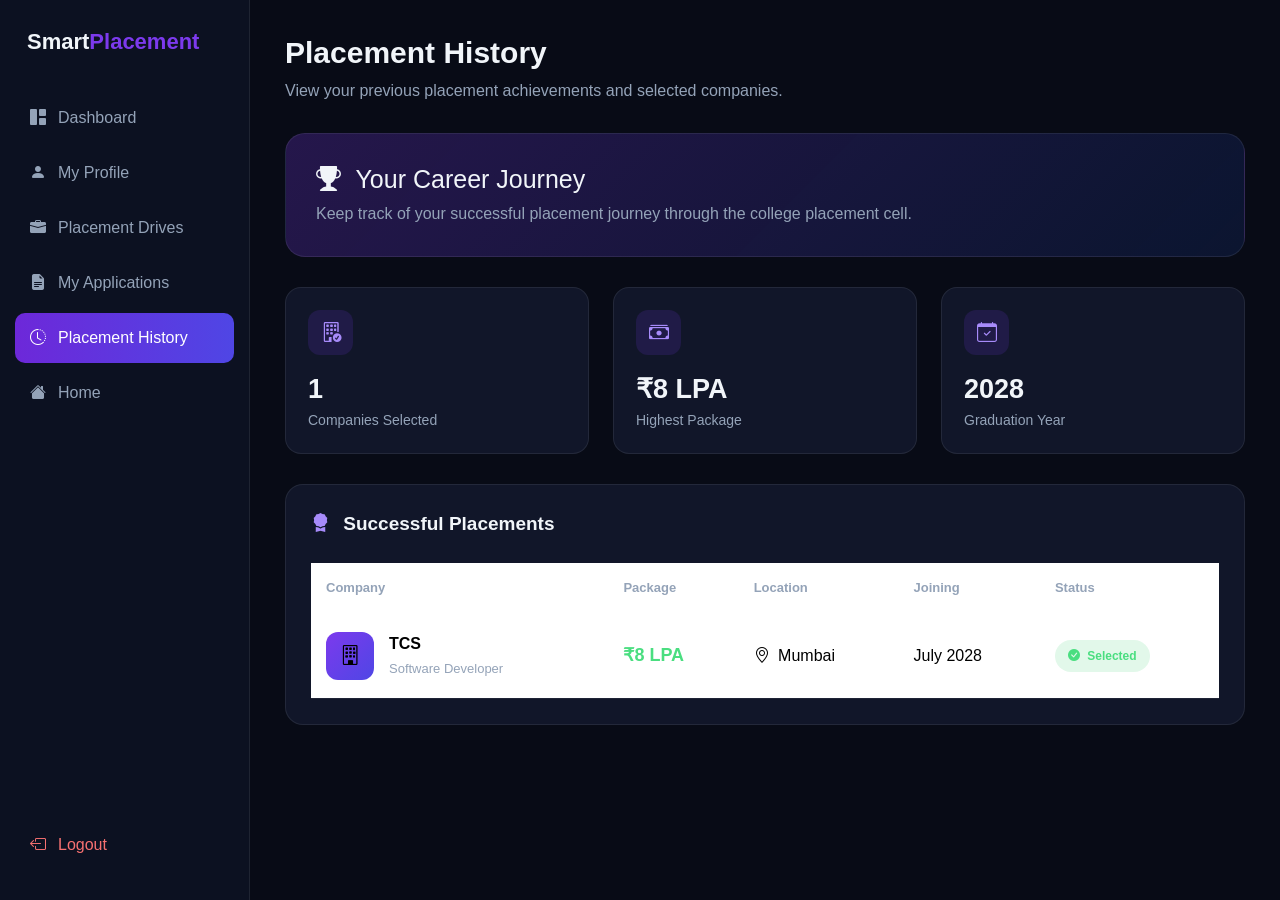
<file: smart-placement-portal-full-stack/smart-placement-portal/src/main/resources/static/student/history.html>
<!DOCTYPE html>
<html lang="en">
<head>
    <meta charset="UTF-8">
    <meta name="viewport" content="width=device-width, initial-scale=1.0">

    <title>Placement History | Smart Placement Portal</title>

    <link href="https://cdn.jsdelivr.net/npm/bootstrap@5.3.3/dist/css/bootstrap.min.css" rel="stylesheet">
    <link href="https://cdn.jsdelivr.net/npm/bootstrap-icons@1.11.3/font/bootstrap-icons.css" rel="stylesheet">

    <style>
        * {
            box-sizing: border-box;
        }

        body {
            margin: 0;
            font-family: "Segoe UI", sans-serif;
            background: #080b16;
            color: #f1f5f9;
            min-height: 100vh;
        }

        /* SIDEBAR */
        .sidebar {
            position: fixed;
            left: 0;
            top: 0;
            width: 250px;
            height: 100vh;
            padding: 25px 15px;
            background: rgba(13, 18, 35, 0.96);
            border-right: 1px solid rgba(255,255,255,0.08);
            z-index: 1000;
        }

        .logo {
            font-size: 22px;
            font-weight: 700;
            padding: 0 12px 30px;
        }

        .logo span {
            color: #7c3aed;
        }

        .nav-link {
            color: #94a3b8;
            padding: 13px 15px;
            margin: 5px 0;
            border-radius: 10px;
            display: flex;
            align-items: center;
            gap: 12px;
            text-decoration: none;
            transition: 0.3s;
        }

        .nav-link:hover,
        .nav-link.active {
            background: linear-gradient(90deg, #6d28d9, #4f46e5);
            color: white;
        }

        .logout {
            position: absolute;
            bottom: 25px;
            left: 15px;
            right: 15px;
            color: #f87171;
        }

        .logout:hover {
            background: rgba(239,68,68,0.15);
            color: #f87171;
        }

        /* MAIN */
        .main {
            margin-left: 250px;
            padding: 35px;
        }

        .page-title {
            font-size: 30px;
            font-weight: 700;
            margin-bottom: 8px;
        }

        .subtitle {
            color: #94a3b8;
            margin-bottom: 30px;
        }

        /* HERO */
        .history-hero {
            padding: 30px;
            border-radius: 20px;
            background:
                linear-gradient(
                    135deg,
                    rgba(124,58,237,0.25),
                    rgba(37,99,235,0.12)
                );
            border: 1px solid rgba(255,255,255,0.08);
            margin-bottom: 30px;
            position: relative;
            overflow: hidden;
        }

        .history-hero h2 {
            font-size: 25px;
            margin-bottom: 8px;
        }

        .history-hero p {
            color: #94a3b8;
            margin: 0;
        }

        /* STATS */
        .stat-card {
            background: rgba(20,27,49,0.75);
            border: 1px solid rgba(255,255,255,0.08);
            border-radius: 16px;
            padding: 22px;
            transition: 0.3s;
        }

        .stat-card:hover {
            transform: translateY(-4px);
            border-color: rgba(124,58,237,0.45);
        }

        .stat-icon {
            width: 45px;
            height: 45px;
            border-radius: 12px;
            background: rgba(124,58,237,0.15);
            display: flex;
            align-items: center;
            justify-content: center;
            color: #a78bfa;
            font-size: 20px;
            margin-bottom: 14px;
        }

        .stat-number {
            font-size: 27px;
            font-weight: 700;
        }

        .stat-label {
            color: #94a3b8;
            font-size: 14px;
        }

        /* HISTORY CARD */
        .history-card {
            margin-top: 30px;
            background: rgba(20,27,49,0.75);
            border: 1px solid rgba(255,255,255,0.08);
            border-radius: 18px;
            padding: 25px;
        }

        .section-title {
            font-size: 19px;
            font-weight: 600;
            margin-bottom: 25px;
        }

        .section-title i {
            color: #a78bfa;
            margin-right: 8px;
        }

        /* COMPANY */
        .company-box {
            display: flex;
            align-items: center;
            gap: 15px;
        }

        .company-icon {
            width: 48px;
            height: 48px;
            border-radius: 12px;
            background: linear-gradient(135deg, #7c3aed, #4f46e5);
            display: flex;
            align-items: center;
            justify-content: center;
            font-size: 20px;
        }

        .company-name {
            font-weight: 600;
        }

        .company-role {
            color: #94a3b8;
            font-size: 13px;
            margin-top: 3px;
        }

        /* PACKAGE */
        .package {
            color: #4ade80;
            font-size: 18px;
            font-weight: 700;
        }

        /* STATUS */
        .selected-badge {
            display: inline-block;
            padding: 7px 13px;
            border-radius: 20px;
            background: rgba(34,197,94,0.13);
            color: #4ade80;
            font-size: 12px;
            font-weight: 600;
        }

        /* TABLE */
        .table {
            color: #e2e8f0;
            margin: 0;
        }

        .table th {
            color: #94a3b8;
            border-bottom: 1px solid rgba(255,255,255,0.08);
            padding: 15px;
            font-size: 13px;
        }

        .table td {
            padding: 18px 15px;
            border-color: rgba(255,255,255,0.06);
            vertical-align: middle;
        }

        /* EMPTY */
        .empty {
            text-align: center;
            padding: 60px 20px;
            color: #94a3b8;
        }

        .empty i {
            font-size: 55px;
            color: #475569;
            display: block;
            margin-bottom: 15px;
        }

        .empty h4 {
            color: #e2e8f0;
        }

        /* MOBILE */
        @media(max-width: 700px) {

            .sidebar {
                position: relative;
                width: 100%;
                height: auto;
            }

            .logout {
                position: static;
                margin-top: 10px;
            }

            .main {
                margin-left: 0;
                padding: 20px;
            }

            .table-card {
                overflow-x: auto;
            }
        }
    </style>
<script src="../js/company-config.js"></script>
</head>

<body>

<!-- SIDEBAR -->
<div class="sidebar">

    <div class="logo">
        Smart<span>Placement</span>
    </div>

    <a href="dashboard.html" class="nav-link">
        <i class="bi bi-grid-1x2-fill"></i>
        Dashboard
    </a>

    <a href="profile.html" class="nav-link">
        <i class="bi bi-person-fill"></i>
        My Profile
    </a>

    <a href="drives.html" class="nav-link">
        <i class="bi bi-briefcase-fill"></i>
        Placement Drives
    </a>

    <a href="applications.html" class="nav-link">
        <i class="bi bi-file-earmark-text-fill"></i>
        My Applications
    </a>

    <a href="history.html" class="nav-link active">
        <i class="bi bi-clock-history"></i>
        Placement History
    </a>

    <a href="../index.html" class="nav-link">
        <i class="bi bi-house-fill"></i>
        Home
    </a>

    <a href="#" class="nav-link logout" onclick="logout()">
        <i class="bi bi-box-arrow-left"></i>
        Logout
    </a>

</div>


<!-- MAIN -->
<div class="main">

    <h1 class="page-title">Placement History</h1>

    <p class="subtitle">
        View your previous placement achievements and selected companies.
    </p>


    <!-- HERO -->
    <div class="history-hero">

        <h2>
            <i class="bi bi-trophy-fill me-2"></i>
            Your Career Journey
        </h2>

        <p>
            Keep track of your successful placement journey through the college placement cell.
        </p>

    </div>


    <!-- STATS -->
    <div class="row g-4">

        <div class="col-md-4">

            <div class="stat-card">

                <div class="stat-icon">
                    <i class="bi bi-building-check"></i>
                </div>

                <div class="stat-number" id="companies">
                    1
                </div>

                <div class="stat-label">
                    Companies Selected
                </div>

            </div>

        </div>


        <div class="col-md-4">

            <div class="stat-card">

                <div class="stat-icon">
                    <i class="bi bi-cash-stack"></i>
                </div>

                <div class="stat-number">
                    ₹8 LPA
                </div>

                <div class="stat-label">
                    Highest Package
                </div>

            </div>

        </div>


        <div class="col-md-4">

            <div class="stat-card">

                <div class="stat-icon">
                    <i class="bi bi-calendar-check"></i>
                </div>

                <div class="stat-number">
                    2028
                </div>

                <div class="stat-label">
                    Graduation Year
                </div>

            </div>

        </div>

    </div>


    <!-- HISTORY -->
    <div class="history-card">

        <div class="section-title">
            <i class="bi bi-award-fill"></i>
            Successful Placements
        </div>

        <div class="table-responsive">

            <table class="table">

                <thead>

                    <tr>
                        <th>Company</th>
                        <th>Package</th>
                        <th>Location</th>
                        <th>Joining</th>
                        <th>Status</th>
                    </tr>

                </thead>

                <tbody id="historyTable">

                </tbody>

            </table>

        </div>

    </div>

</div>


<script>

    function loadHistory() {

        const history = [
            {
                company: "TCS",
                role: "Software Developer",
                package: "₹8 LPA",
                location: "Mumbai",
                joining: "July 2028",
                status: "Selected"
            }
        ];


        const table =
            document.getElementById("historyTable");


        history.forEach(item => {

            table.innerHTML += `

                <tr>

                    <td>

                        <div class="company-box">

                            <div class="company-icon">
                                <i class="bi bi-building"></i>
                            </div>

                            <div>

                                <div class="company-name">
                                    ${item.company}
                                </div>

                                <div class="company-role">
                                    ${item.role}
                                </div>

                            </div>

                        </div>

                    </td>


                    <td>

                        <span class="package">
                            ${item.package}
                        </span>

                    </td>


                    <td>
                        <i class="bi bi-geo-alt me-1"></i>
                        ${item.location}
                    </td>


                    <td>
                        ${item.joining}
                    </td>


                    <td>

                        <span class="selected-badge">

                            <i class="bi bi-check-circle-fill me-1"></i>

                            ${item.status}

                        </span>

                    </td>

                </tr>

            `;

        });

    }


    function logout() {

        localStorage.removeItem("studentLoggedIn");

        window.location.href = "../student-login.html";

    }


    loadHistory();

</script>

</body>
</html>
</file>
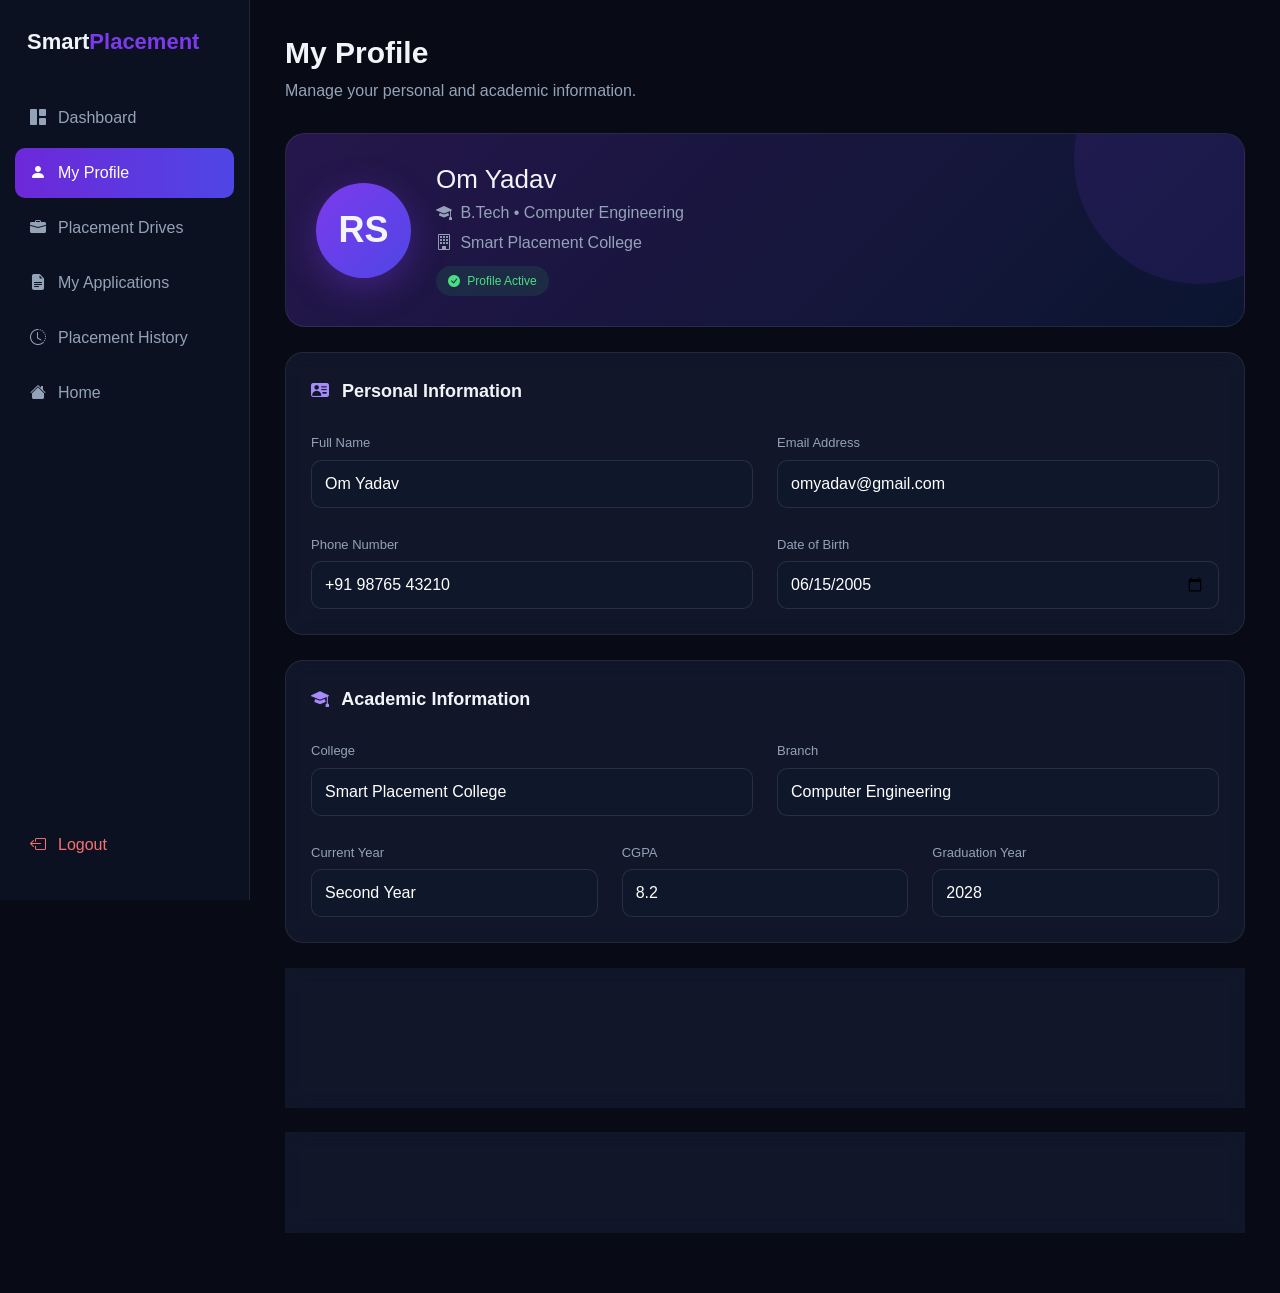
<file: smart-placement-portal-full-stack/smart-placement-portal/src/main/resources/static/student/profile.html>
<!DOCTYPE html>
<html lang="en">
<head>
    <meta charset="UTF-8">
    <meta name="viewport" content="width=device-width, initial-scale=1.0">

    <title>My Profile | Smart Placement Portal</title>

    <link href="https://cdn.jsdelivr.net/npm/bootstrap@5.3.3/dist/css/bootstrap.min.css" rel="stylesheet">
    <link href="https://cdn.jsdelivr.net/npm/bootstrap-icons@1.11.3/font/bootstrap-icons.css" rel="stylesheet">

    <style>
        * {
            box-sizing: border-box;
        }

        body {
            margin: 0;
            font-family: "Segoe UI", sans-serif;
            background: #080b16;
            color: #f1f5f9;
            min-height: 100vh;
        }

        /* SIDEBAR */
        .sidebar {
            position: fixed;
            left: 0;
            top: 0;
            width: 250px;
            height: 100vh;
            padding: 25px 15px;
            background: rgba(13, 18, 35, 0.96);
            border-right: 1px solid rgba(255,255,255,0.08);
            z-index: 1000;
        }

        .logo {
            font-size: 22px;
            font-weight: 700;
            padding: 0 12px 30px;
        }

        .logo span {
            color: #7c3aed;
        }

        .nav-link {
            color: #94a3b8;
            padding: 13px 15px;
            margin: 5px 0;
            border-radius: 10px;
            display: flex;
            align-items: center;
            gap: 12px;
            text-decoration: none;
            transition: 0.3s;
        }

        .nav-link:hover,
        .nav-link.active {
            background: linear-gradient(90deg, #6d28d9, #4f46e5);
            color: white;
        }

        .logout {
            position: absolute;
            bottom: 25px;
            left: 15px;
            right: 15px;
            color: #f87171;
        }

        .logout:hover {
            background: rgba(239,68,68,0.15);
            color: #f87171;
        }

        /* MAIN */
        .main {
            margin-left: 250px;
            padding: 35px;
        }

        .page-title {
            font-size: 30px;
            font-weight: 700;
            margin-bottom: 8px;
        }

        .subtitle {
            color: #94a3b8;
            margin-bottom: 30px;
        }

        /* PROFILE HEADER */
        .profile-header {
            background:
                linear-gradient(
                    135deg,
                    rgba(124,58,237,0.25),
                    rgba(37,99,235,0.12)
                );
            border: 1px solid rgba(255,255,255,0.08);
            border-radius: 20px;
            padding: 30px;
            margin-bottom: 25px;
            display: flex;
            align-items: center;
            gap: 25px;
            position: relative;
            overflow: hidden;
        }

        .profile-header::after {
            content: "";
            position: absolute;
            width: 250px;
            height: 250px;
            background: rgba(124,58,237,0.12);
            border-radius: 50%;
            right: -80px;
            top: -100px;
        }

        .avatar {
            width: 95px;
            height: 95px;
            border-radius: 50%;
            background: linear-gradient(135deg, #7c3aed, #4f46e5);
            display: flex;
            align-items: center;
            justify-content: center;
            font-size: 36px;
            font-weight: 700;
            box-shadow: 0 10px 35px rgba(124,58,237,0.35);
            z-index: 1;
        }

        .profile-info {
            z-index: 1;
        }

        .profile-info h2 {
            margin: 0;
            font-size: 26px;
        }

        .profile-info p {
            margin: 6px 0;
            color: #94a3b8;
        }

        .badge-custom {
            display: inline-block;
            padding: 6px 12px;
            border-radius: 20px;
            background: rgba(34,197,94,0.12);
            color: #4ade80;
            font-size: 12px;
            margin-top: 5px;
        }

        /* CARD */
        .card-custom {
            background: rgba(20, 27, 49, 0.75);
            border: 1px solid rgba(255,255,255,0.08);
            border-radius: 18px;
            padding: 25px;
            backdrop-filter: blur(10px);
            margin-bottom: 25px;
        }

        .card-title {
            font-size: 18px;
            font-weight: 600;
            margin-bottom: 25px;
        }

        .card-title i {
            color: #a78bfa;
            margin-right: 8px;
        }

        label {
            color: #94a3b8;
            font-size: 13px;
            margin-bottom: 7px;
        }

        .form-control,
        .form-select {
            background: #0f172a;
            border: 1px solid rgba(255,255,255,0.1);
            color: white;
            border-radius: 10px;
            padding: 11px 13px;
        }

        .form-control:focus,
        .form-select:focus {
            background: #0f172a;
            color: white;
            border-color: #7c3aed;
            box-shadow: 0 0 0 3px rgba(124,58,237,0.15);
        }

        .form-control::placeholder {
            color: #64748b;
        }

        /* SKILLS */
        .skills {
            display: flex;
            flex-wrap: wrap;
            gap: 10px;
        }

        .skill {
            background: rgba(124,58,237,0.14);
            color: #c4b5fd;
            border: 1px solid rgba(124,58,237,0.25);
            padding: 7px 13px;
            border-radius: 20px;
            font-size: 13px;
        }

        /* BUTTON */
        .save-btn {
            border: none;
            padding: 12px 25px;
            border-radius: 10px;
            color: white;
            font-weight: 600;
            background: linear-gradient(135deg, #7c3aed, #4f46e5);
            transition: 0.3s;
        }

        .save-btn:hover {
            transform: translateY(-2px);
            box-shadow: 0 8px 25px rgba(124,58,237,0.3);
        }

        .message {
            display: none;
            color: #4ade80;
            margin-left: 15px;
            font-size: 14px;
        }

        /* MOBILE */
        @media(max-width: 700px) {

            .sidebar {
                position: relative;
                width: 100%;
                height: auto;
            }

            .logout {
                position: static;
                margin-top: 10px;
            }

            .main {
                margin-left: 0;
                padding: 20px;
            }

            .profile-header {
                flex-direction: column;
                text-align: center;
            }
        }
    </style>
<script src="../js/company-config.js"></script>
    <script src="../js/api.js"></script>
</head>

<body>

<!-- SIDEBAR -->
<div class="sidebar">

    <div class="logo">
        Smart<span>Placement</span>
    </div>

    <a href="dashboard.html" class="nav-link">
        <i class="bi bi-grid-1x2-fill"></i>
        Dashboard
    </a>

    <a href="profile.html" class="nav-link active">
        <i class="bi bi-person-fill"></i>
        My Profile
    </a>

    <a href="drives.html" class="nav-link">
        <i class="bi bi-briefcase-fill"></i>
        Placement Drives
    </a>

    <a href="applications.html" class="nav-link">
        <i class="bi bi-file-earmark-text-fill"></i>
        My Applications
    </a>

    <a href="history.html" class="nav-link">
        <i class="bi bi-clock-history"></i>
        Placement History
    </a>

    <a href="../index.html" class="nav-link">
        <i class="bi bi-house-fill"></i>
        Home
    </a>

    <a href="#" class="nav-link logout" onclick="logout()">
        <i class="bi bi-box-arrow-left"></i>
        Logout
    </a>

</div>


<!-- MAIN -->
<div class="main">

    <h1 class="page-title">My Profile</h1>

    <p class="subtitle">
        Manage your personal and academic information.
    </p>


    <!-- PROFILE HEADER -->
    <div class="profile-header">

        <div class="avatar" id="avatar">
            RS
        </div>

        <div class="profile-info">

            <h2 id="headerName">
                Om Yadav
            </h2>

            <p>
                <i class="bi bi-mortarboard-fill me-1"></i>
                B.Tech • Computer Engineering
            </p>

            <p>
                <i class="bi bi-building me-1"></i>
                Smart Placement College
            </p>

            <span class="badge-custom">
                <i class="bi bi-check-circle-fill me-1"></i>
                Profile Active
            </span>

        </div>

    </div>


    <!-- PERSONAL DETAILS -->
    <div class="card-custom">

        <div class="card-title">
            <i class="bi bi-person-vcard-fill"></i>
            Personal Information
        </div>

        <div class="row g-4">

            <div class="col-md-6">

                <label>Full Name</label>

                <input
                    type="text"
                    id="name"
                    class="form-control"
                    value="Om Yadav"
                >

            </div>


            <div class="col-md-6">

                <label>Email Address</label>

                <input
                    type="email"
                    id="email"
                    class="form-control"
                    value="omyadav@gmail.com"
                >

            </div>


            <div class="col-md-6">

                <label>Phone Number</label>

                <input
                    type="text"
                    id="phone"
                    class="form-control"
                    value="+91 98765 43210"
                >

            </div>


            <div class="col-md-6">

                <label>Date of Birth</label>

                <input
                    type="date"
                    id="dob"
                    class="form-control"
                    value="2005-06-15"
                >

            </div>

        </div>

    </div>


    <!-- ACADEMIC DETAILS -->
    <div class="card-custom">

        <div class="card-title">
            <i class="bi bi-mortarboard-fill"></i>
            Academic Information
        </div>

        <div class="row g-4">

            <div class="col-md-6">

                <label>College</label>

                <input
                    type="text"
                    id="college"
                    class="form-control"
                    value="Smart Placement College"
                >

            </div>


            <div class="col-md-6">

                <label>Branch</label>

                <select id="branch" class="form-select">

                    <option>Computer Engineering</option>
                    <option>Information Technology</option>
                    <option>AI & Data Science</option>
                    <option>Electronics & Telecommunication</option>
                    <option>Mechanical Engineering</option>

                </select>

            </div>


            <div class="col-md-4">

                <label>Current Year</label>

                <select id="year" class="form-select">

                    <option>First Year</option>
                    <option selected>Second Year</option>
                    <option>Third Year</option>
                    <option>Final Year</option>

                </select>

            </div>


            <div class="col-md-4">

                <label>CGPA</label>

                <input
                    type="number"
                    step="0.01"
                    id="cgpa"
                    class="form-control"
                    value="8.2"
                >

            </div>


            <div class="col-md-4">

                <label>Graduation Year</label>

                <input
                    type="number"
                    id="graduation"
                    class="form-control"
                    value="2028"
                >

            </div>

        </div>

    </div>


    <!-- SKILLS -->
    <div class="card-custom">

        <div class="card-title">
            <i class="bi bi-code-slash"></i>
            Technical Skills
        </div>

        <div class="skills">

            <span class="skill">Java</span>
            <span class="skill">HTML</span>
            <span class="skill">CSS</span>
            <span class="skill">JavaScript</span>
            <span class="skill">React</span>
            <span class="skill">Spring Boot</span>
            <span class="skill">MySQL</span>
            <span class="skill">Git</span>

        </div>

    </div>


    <!-- SAVE -->
    <div class="card-custom">

        <button class="save-btn" onclick="saveProfile()">

            <i class="bi bi-check-lg me-2"></i>
            Save Profile

        </button>

        <span class="message" id="successMessage">

            <i class="bi bi-check-circle-fill me-1"></i>
            Profile saved successfully!

        </span>

    </div>

</div>


<script>
async function loadProfile(){
    const session=getSession(); let profile=null;
    try{if(session?.userType==='student'){profile=await apiRequest('/students/'+session.id);} }catch(e){}
    if(!profile) profile=JSON.parse(localStorage.getItem('studentProfile')||'null');
    if(!profile)return;
    document.getElementById('name').value=profile.name||'';document.getElementById('email').value=profile.email||'';document.getElementById('phone').value=profile.phone||'';document.getElementById('dob').value=profile.dob||'';document.getElementById('college').value=profile.college||'';document.getElementById('branch').value=profile.branch||'Computer Engineering';document.getElementById('year').value=profile.year||'Second Year';document.getElementById('cgpa').value=profile.cgpa||'';document.getElementById('graduation').value=profile.graduation||'';updateHeader(profile.name);
}
async function saveProfile(){
    const profile={name:document.getElementById('name').value,email:document.getElementById('email').value,phone:document.getElementById('phone').value,dob:document.getElementById('dob').value,college:document.getElementById('college').value,branch:document.getElementById('branch').value,year:document.getElementById('year').value,cgpa:document.getElementById('cgpa').value,graduation:document.getElementById('graduation').value};
    localStorage.setItem('studentProfile',JSON.stringify(profile));
    const session=getSession();
    try{if(session?.userType==='student'){await apiRequest('/students/'+session.id,{method:'PUT',body:JSON.stringify({name:profile.name,phone:profile.phone,branch:profile.branch,year:profile.year,cgpa:profile.cgpa,skills:profile.skills||''})});session.name=profile.name;saveSession(session);}}
    catch(e){console.warn('Backend profile update:',e.message);}
    updateHeader(profile.name);const message=document.getElementById('successMessage');message.style.display='inline';setTimeout(()=>message.style.display='none',3000);
}
function updateHeader(name){if(!name)name='Student';document.getElementById('headerName').textContent=name;const parts=name.trim().split(' ');let initials=parts[0]?.charAt(0).toUpperCase()||'S';if(parts.length>1)initials+=parts.at(-1).charAt(0).toUpperCase();}
function logout(){clearSession();window.location.href='../student-login.html';}
loadProfile();
</script>

</body>
</html>
</file>
